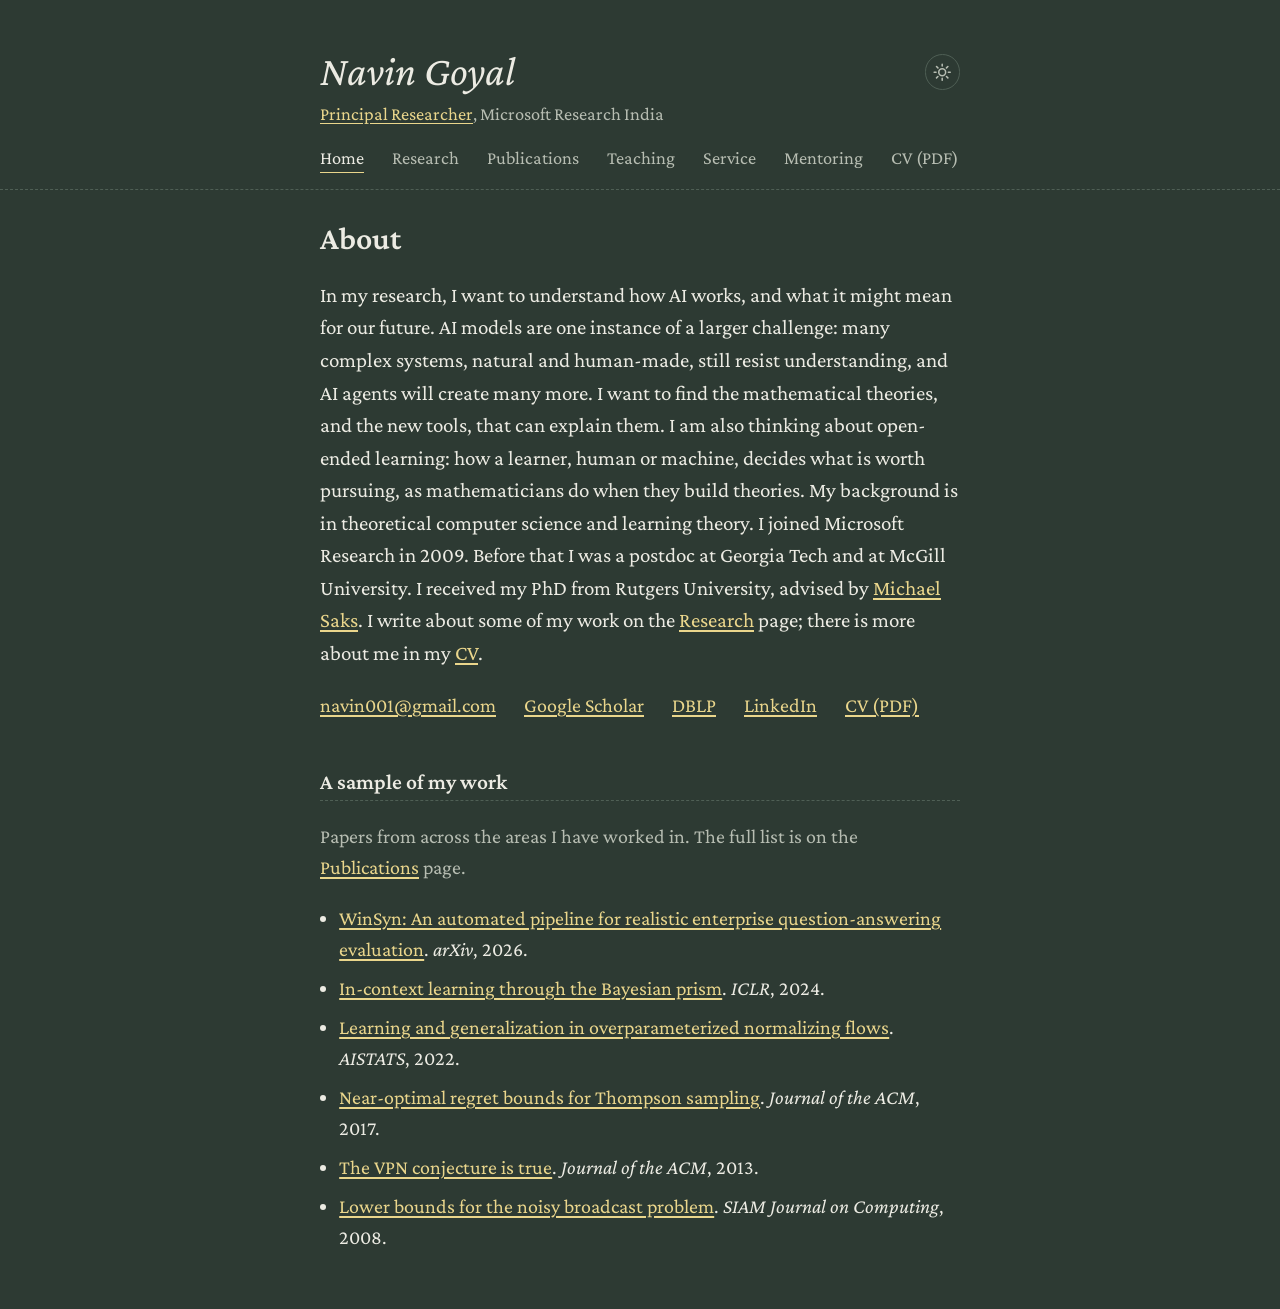
<file: index.html>
<!DOCTYPE html>
<html lang="en">
<head>
  <meta charset="utf-8">
  <meta name="viewport" content="width=device-width, initial-scale=1">
  <title>Navin Goyal</title>
  <meta name="description" content="Navin Goyal, Principal Researcher at Microsoft Research India: the science of AI and theoretical computer science.">
  <script>try{if(localStorage.getItem("theme")==="light")document.documentElement.dataset.theme="light"}catch(e){}</script>
  <link rel="stylesheet" href="assets/style.css">
</head>
<body>
  <a class="skip-link" href="#main">Skip to content</a>
  <header class="site-header">
    <div class="wrap">
      <button class="theme-toggle icon" type="button" aria-label="Switch to light background" title="Switch to light background"><svg class="sun" viewBox="0 0 24 24" aria-hidden="true" fill="none" stroke="currentColor" stroke-width="2" stroke-linecap="round"><circle cx="12" cy="12" r="4.5"/><path d="M12 1.5v2.5M12 20v2.5M1.5 12H4M20 12h2.5M4.6 4.6l1.8 1.8M17.6 17.6l1.8 1.8M4.6 19.4l1.8-1.8M17.6 6.4l1.8-1.8"/></svg><svg class="moon" viewBox="0 0 24 24" aria-hidden="true" fill="currentColor"><path d="M20.5 14.6A8.5 8.5 0 0 1 9.4 3.5a8.5 8.5 0 1 0 11.1 11.1z"/></svg></button>
      <p class="site-name"><a href="index.html">Navin Goyal</a></p>
      <p class="site-tagline"><a href="https://www.microsoft.com/en-us/research/people/navingo/">Principal Researcher</a>, Microsoft Research India</p>
      <nav class="site-nav" aria-label="Main">
        <ul>
        <li><a href="index.html" aria-current="page">Home</a></li>
        <li><a href="research.html">Research</a></li>
        <li><a href="publications.html">Publications</a></li>
        <li><a href="teaching.html">Teaching</a></li>
        <li><a href="service.html">Service</a></li>
        <li><a href="mentoring.html">Mentoring</a></li>
        <li><a href="navin_goyal_cv.pdf">CV (PDF)</a></li>
        </ul>
      </nav>
    </div>
  </header>
  <main id="main" class="wrap">
    <h1>About</h1>
    <p class="lede">In my research, I want to understand how AI works, and what it might mean for our future. AI
      models are one instance of a larger challenge: many complex systems, natural and human-made, still resist
      understanding, and AI agents will create many more. I want to find the mathematical theories, and the new
      tools, that can explain them. I am also thinking about
      open-ended learning: how a learner, human or machine, decides
      what is worth pursuing, as mathematicians do when they build theories. My background is in theoretical computer science and learning theory. I joined Microsoft Research in 2009.
      Before that I was a postdoc at Georgia Tech and at McGill University. I received my PhD from Rutgers
      University, advised by <a href="https://en.wikipedia.org/wiki/Michael_Saks_(mathematician)">Michael
      Saks</a>. I write about some of my work on the
      <a href="research.html">Research</a> page; there is more about me in my <a href="navin_goyal_cv.pdf">CV</a>.</p>
    <ul class="profile-links">
      <li class="email" data-u="navin001" data-d="gmail.com">navin001 [at] gmail [dot] com</li>
      <li><a href="https://scholar.google.com/citations?user=w8WJCnkAAAAJ">Google Scholar</a></li>
      <li><a href="https://dblp.org/pid/20/6275.html">DBLP</a></li>
      <li><a href="https://www.linkedin.com/in/navin-goyal-7350304">LinkedIn</a></li>
      <li><a href="navin_goyal_cv.pdf">CV (PDF)</a></li>
    </ul>

    <section class="few-papers" aria-labelledby="h-papers">
      <h2 id="h-papers">A sample of my work</h2>
      <p class="muted">Papers from across the areas I have worked in. The full list is on the
        <a href="publications.html">Publications</a> page.</p>
      <ul class="paper-list">
        <li><a href="https://arxiv.org/pdf/2609.12171">WinSyn: An automated pipeline for realistic enterprise
          question-answering evaluation</a>. <i>arXiv</i>, 2026.</li>
        <li><a href="https://openreview.net/pdf?id=HX5ujdsSon">In-context learning through the Bayesian prism</a>.
          <i>ICLR</i>, 2024.</li>
        <li><a href="https://proceedings.mlr.press/v151/shah22c/shah22c.pdf">Learning and generalization in overparameterized normalizing
          flows</a>. <i>AISTATS</i>, 2022.</li>
        <li><a href="https://dl.acm.org/doi/epdf/10.1145/3088510">Near-optimal regret bounds for Thompson sampling</a>.
          <i>Journal of the ACM</i>, 2017.</li>
        <li><a href="https://dl.acm.org/doi/epdf/10.1145/2487241.2487243">The VPN conjecture is true</a>. <i>Journal of the ACM</i>,
          2013.</li>
        <li><a href="https://sites.math.rutgers.edu/~saks/PUBS/nb-submitted.pdf">Lower bounds for the noisy broadcast problem</a>. <i>SIAM
          Journal on Computing</i>, 2008.</li>
      </ul>
    </section>
  </main>
  <script src="assets/theme.js" defer></script>
  <script src="assets/email.js" defer></script>
</body>
</html>
</file>
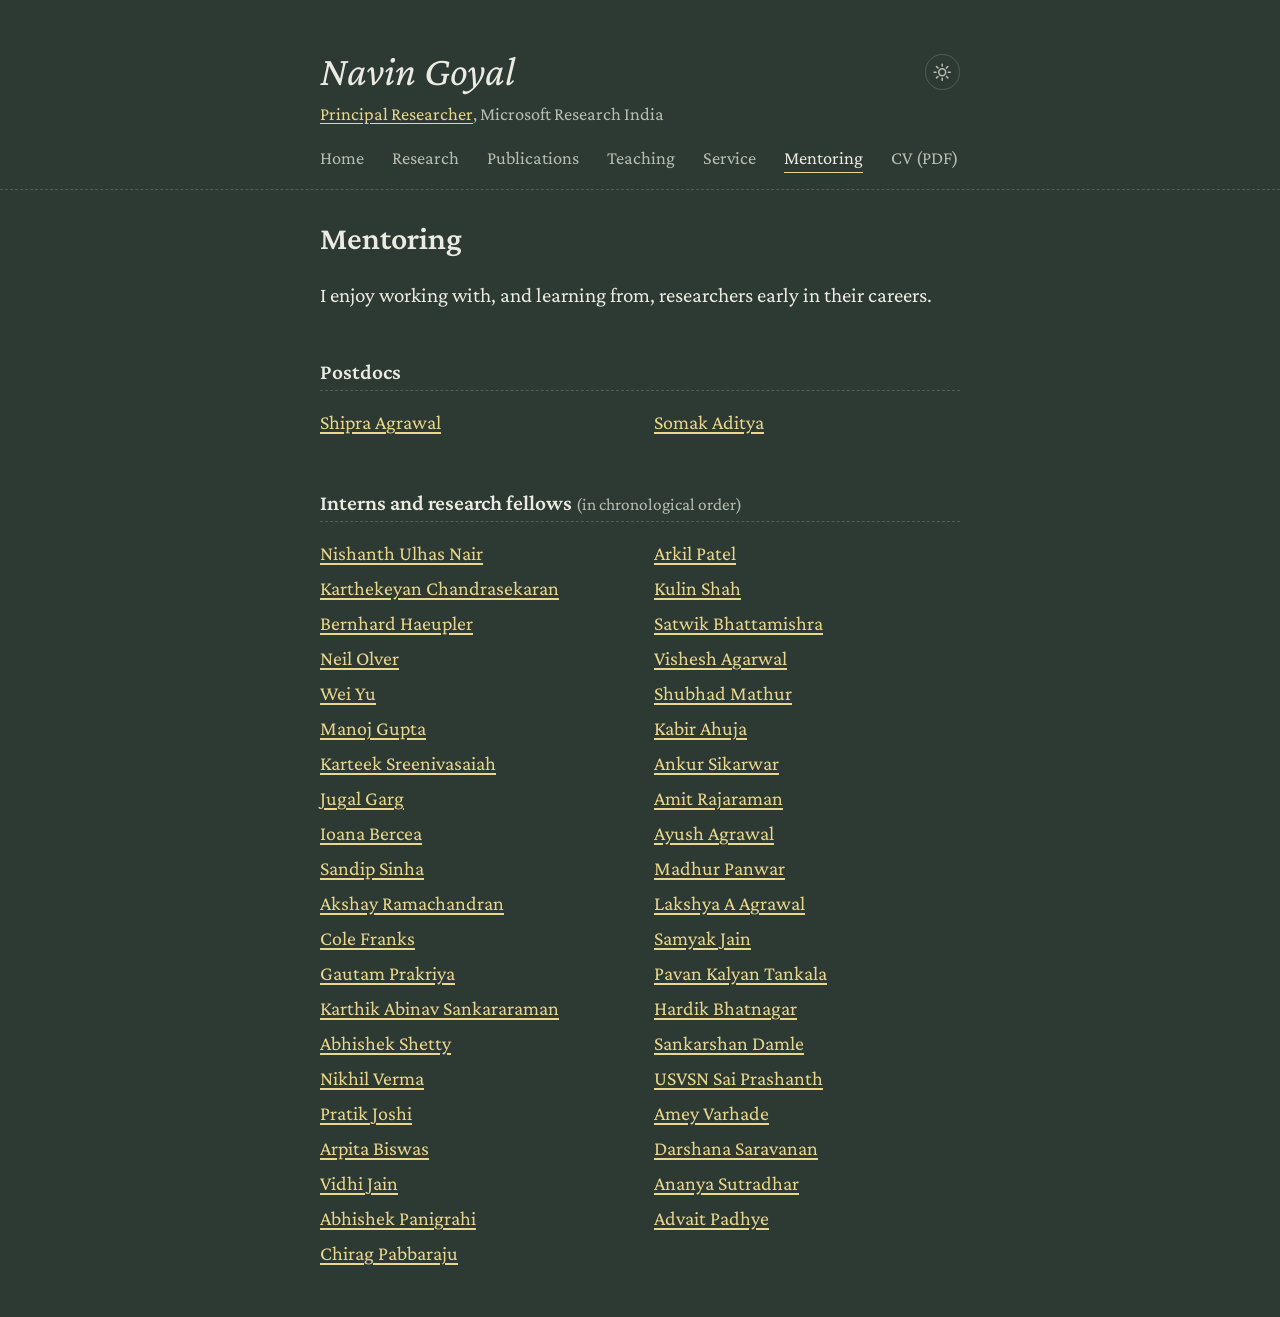
<file: mentoring.html>
<!DOCTYPE html>
<html lang="en">
<head>
  <meta charset="utf-8">
  <meta name="viewport" content="width=device-width, initial-scale=1">
  <title>Mentoring — Navin Goyal</title>
  <meta name="description" content="Postdocs, interns and research fellows mentored by Navin Goyal.">
  <script>try{if(localStorage.getItem("theme")==="light")document.documentElement.dataset.theme="light"}catch(e){}</script>
  <link rel="stylesheet" href="assets/style.css">
</head>
<body>
  <a class="skip-link" href="#main">Skip to content</a>
  <header class="site-header">
    <div class="wrap">
      <button class="theme-toggle icon" type="button" aria-label="Switch to light background" title="Switch to light background"><svg class="sun" viewBox="0 0 24 24" aria-hidden="true" fill="none" stroke="currentColor" stroke-width="2" stroke-linecap="round"><circle cx="12" cy="12" r="4.5"/><path d="M12 1.5v2.5M12 20v2.5M1.5 12H4M20 12h2.5M4.6 4.6l1.8 1.8M17.6 17.6l1.8 1.8M4.6 19.4l1.8-1.8M17.6 6.4l1.8-1.8"/></svg><svg class="moon" viewBox="0 0 24 24" aria-hidden="true" fill="currentColor"><path d="M20.5 14.6A8.5 8.5 0 0 1 9.4 3.5a8.5 8.5 0 1 0 11.1 11.1z"/></svg></button>
      <p class="site-name"><a href="index.html">Navin Goyal</a></p>
      <p class="site-tagline"><a href="https://www.microsoft.com/en-us/research/people/navingo/">Principal Researcher</a>, Microsoft Research India</p>
      <nav class="site-nav" aria-label="Main">
        <ul>
        <li><a href="index.html">Home</a></li>
        <li><a href="research.html">Research</a></li>
        <li><a href="publications.html">Publications</a></li>
        <li><a href="teaching.html">Teaching</a></li>
        <li><a href="service.html">Service</a></li>
        <li><a href="mentoring.html" aria-current="page">Mentoring</a></li>
        <li><a href="navin_goyal_cv.pdf">CV (PDF)</a></li>
        </ul>
      </nav>
    </div>
  </header>
  <main id="main" class="wrap">
    <h1>Mentoring</h1>
    <p class="lede">I enjoy working with, and learning from, researchers early in their careers.</p>
<!-- BEGIN:generated:mentoring -->
<section aria-labelledby="h-postdoc">
<h2 id="h-postdoc">Postdocs</h2>
<ul class="people">
<li><a href="https://www.columbia.edu/~sa3305/">Shipra Agrawal</a></li>
<li><a href="https://adityasomak.github.io/">Somak Aditya</a></li>
</ul>
</section>
<section aria-labelledby="h-intern">
<h2 id="h-intern">Interns and research fellows <span class="heading-note">(in chronological order)</span></h2>
<ul class="people">
<li><a href="https://www.linkedin.com/in/nishanth-ulhas-nair-12349354/">Nishanth Ulhas Nair</a></li>
<li><a href="https://karthik.ise.illinois.edu/">Karthekeyan Chandrasekaran</a></li>
<li><a href="https://people.inf.ethz.ch/haeuplb/">Bernhard Haeupler</a></li>
<li><a href="https://nolver.net/">Neil Olver</a></li>
<li><a href="https://dblp.org/pid/82/2790-7.html">Wei Yu</a></li>
<li><a href="https://gmanoj.people.iitgn.ac.in/">Manoj Gupta</a></li>
<li><a href="https://www.liverpool.ac.uk/people/karteek-sreenivasaiah">Karteek Sreenivasaiah</a></li>
<li><a href="https://jugal.ise.illinois.edu/">Jugal Garg</a></li>
<li><a href="https://ioanabercea.github.io/webpage/">Ioana Bercea</a></li>
<li><a href="https://sites.google.com/view/sandips/home">Sandip Sinha</a></li>
<li><a href="https://a5ramach.github.io/">Akshay Ramachandran</a></li>
<li><a href="https://colefranks.github.io/">Cole Franks</a></li>
<li><a href="https://www.linkedin.com/in/g-p-3aa676227/">Gautam Prakriya</a></li>
<li><a href="https://karthikabinavs.xyz/">Karthik Abinav Sankararaman</a></li>
<li><a href="https://ashettyv.github.io/">Abhishek Shetty</a></li>
<li><a href="https://nikhilweee.me/">Nikhil Verma</a></li>
<li><a href="https://pratikmjoshi.github.io/">Pratik Joshi</a></li>
<li><a href="https://sites.google.com/view/arpitabiswas">Arpita Biswas</a></li>
<li><a href="https://vidhijain.github.io/">Vidhi Jain</a></li>
<li><a href="https://abhishekpanigrahi1996.github.io/">Abhishek Panigrahi</a></li>
<li><a href="https://web.stanford.edu/~cpabbara/">Chirag Pabbaraju</a></li>
<li><a href="https://arkilpatel.github.io/">Arkil Patel</a></li>
<li><a href="https://kulinshah98.github.io/">Kulin Shah</a></li>
<li><a href="https://satwikb.com/">Satwik Bhattamishra</a></li>
<li><a href="https://www.linkedin.com/in/vishesh-a/">Vishesh Agarwal</a></li>
<li><a href="https://www.linkedin.com/in/shubhad-mathur-5918b9187/">Shubhad Mathur</a></li>
<li><a href="https://kabirahuja2431.github.io/">Kabir Ahuja</a></li>
<li><a href="https://www.ankursikarwar.com/">Ankur Sikarwar</a></li>
<li><a href="https://amitrajaraman.github.io/">Amit Rajaraman</a></li>
<li><a href="https://ayush1801.github.io/">Ayush Agrawal</a></li>
<li><a href="https://mdrpanwar.github.io/">Madhur Panwar</a></li>
<li><a href="https://lakshyaaagrawal.com/">Lakshya A Agrawal</a></li>
<li><a href="https://samyakjain0112.github.io/">Samyak Jain</a></li>
<li><a href="https://www.linkedin.com/in/tankalapavankalyan/">Pavan Kalyan Tankala</a></li>
<li><a href="https://hrdkbhatnagar.github.io/">Hardik Bhatnagar</a></li>
<li><a href="https://sankarshandamle.github.io/">Sankarshan Damle</a></li>
<li><a href="https://www.linkedin.com/in/usvsnsp/">USVSN Sai Prashanth</a></li>
<li><a href="https://www.linkedin.com/in/amey-varhade/">Amey Varhade</a></li>
<li><a href="https://darshana1406.github.io/">Darshana Saravanan</a></li>
<li><a href="https://sdananya.github.io/">Ananya Sutradhar</a></li>
<li><a href="https://www.linkedin.com/in/advait-padhye/">Advait Padhye</a></li>
</ul>
</section>
<!-- END:generated:mentoring -->
  </main>
  <script src="assets/theme.js" defer></script>
</body>
</html>
</file>
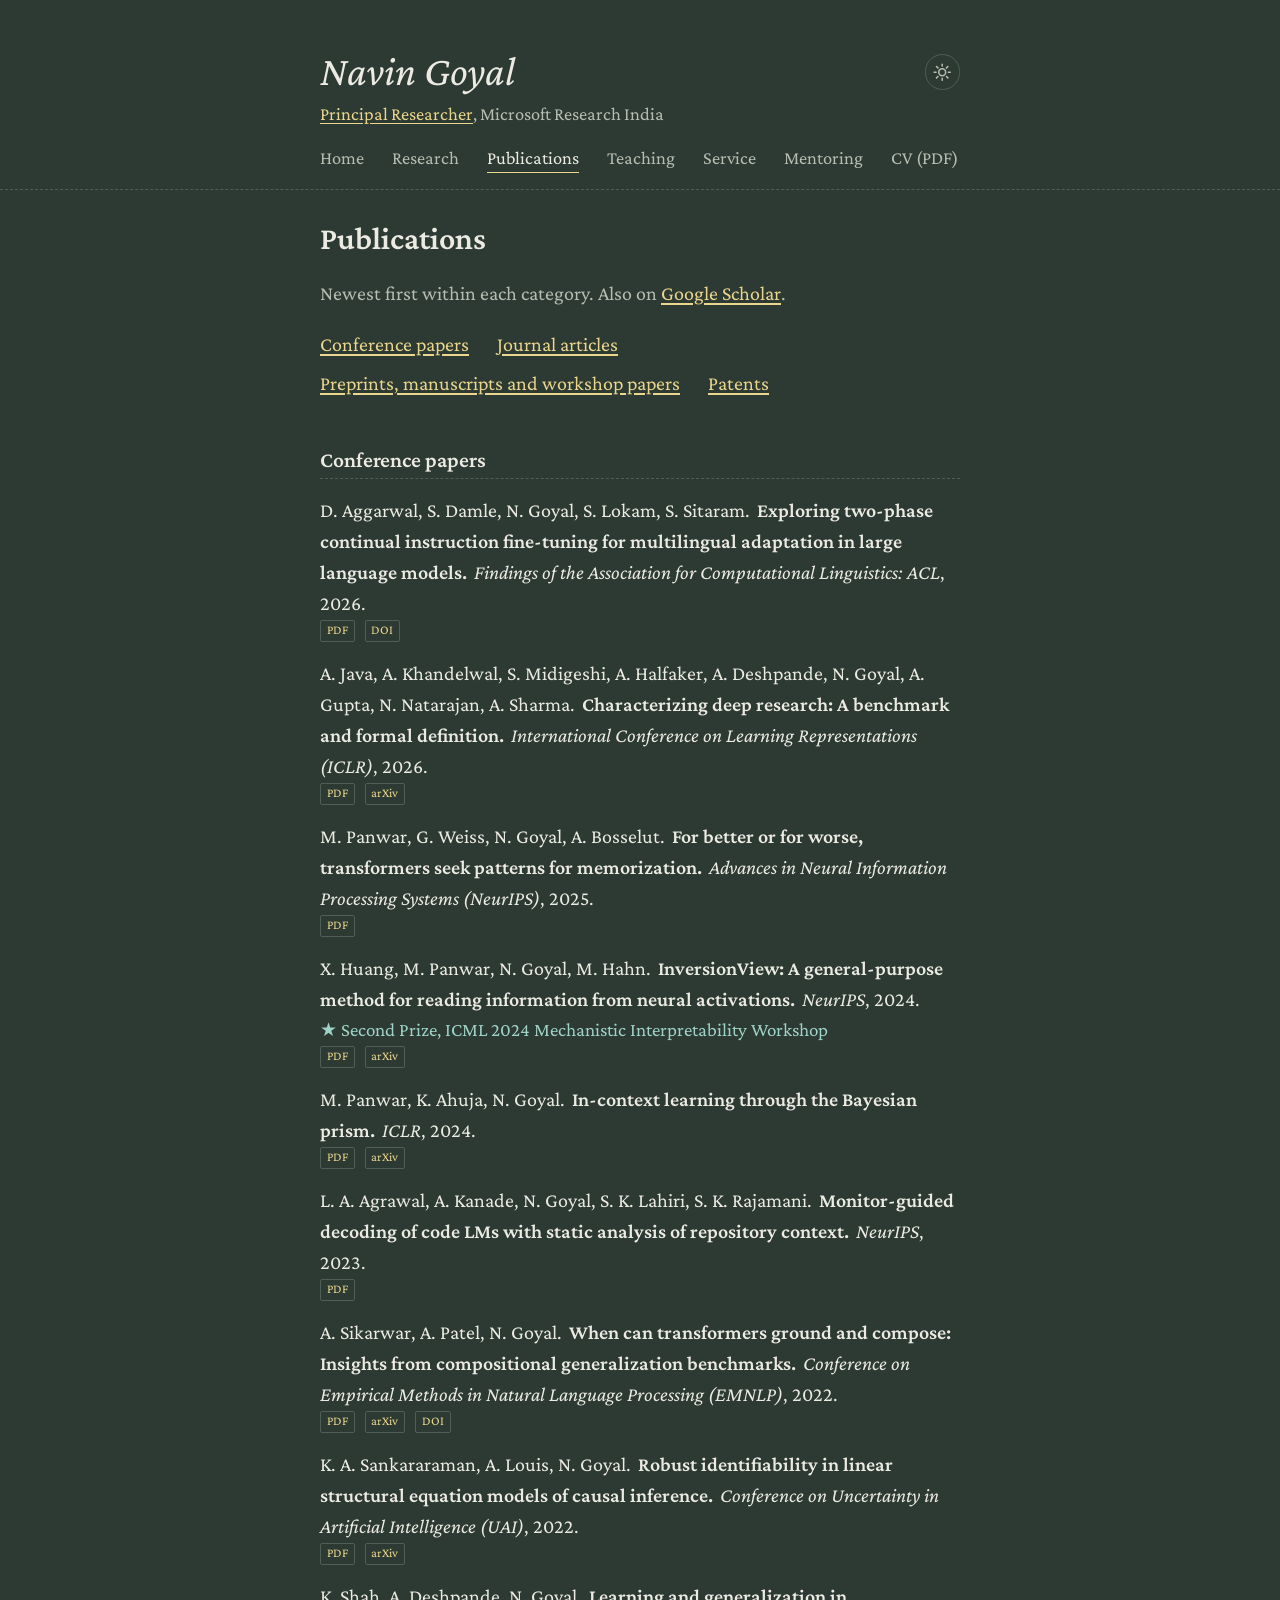
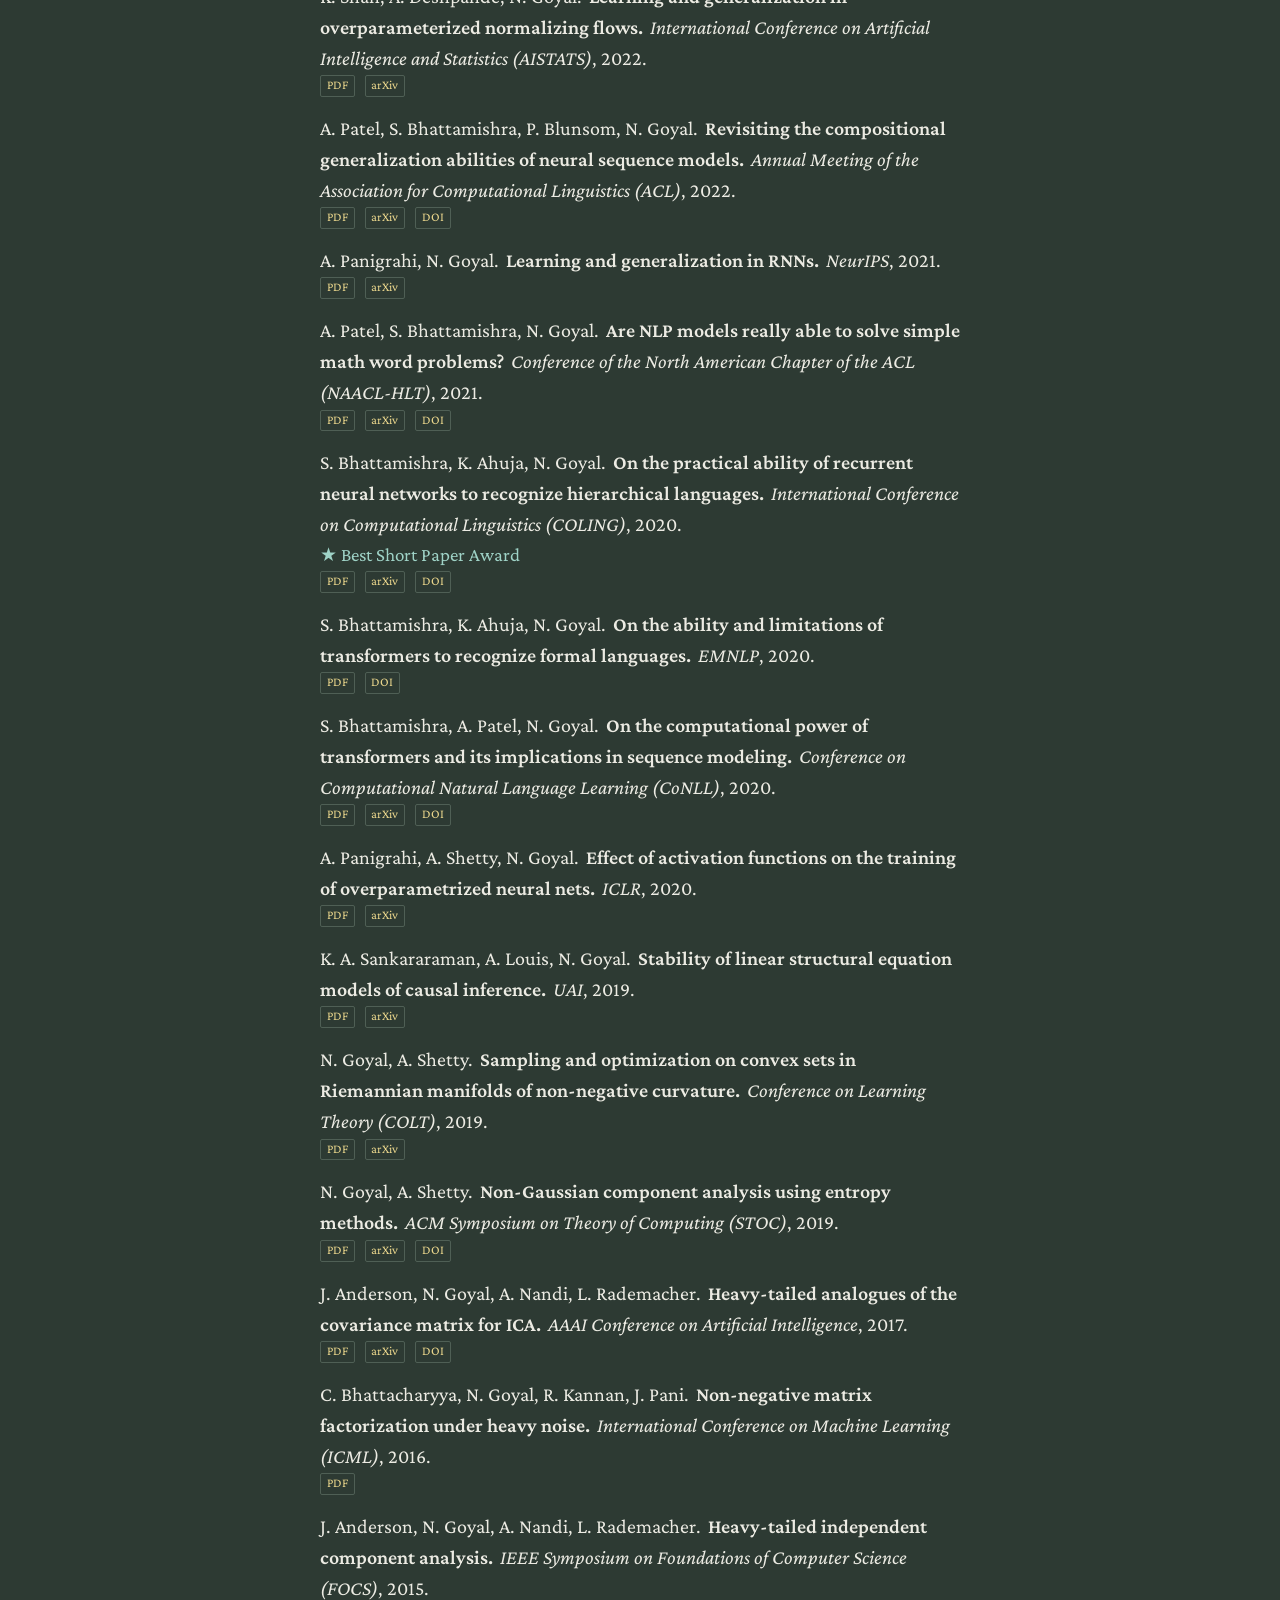
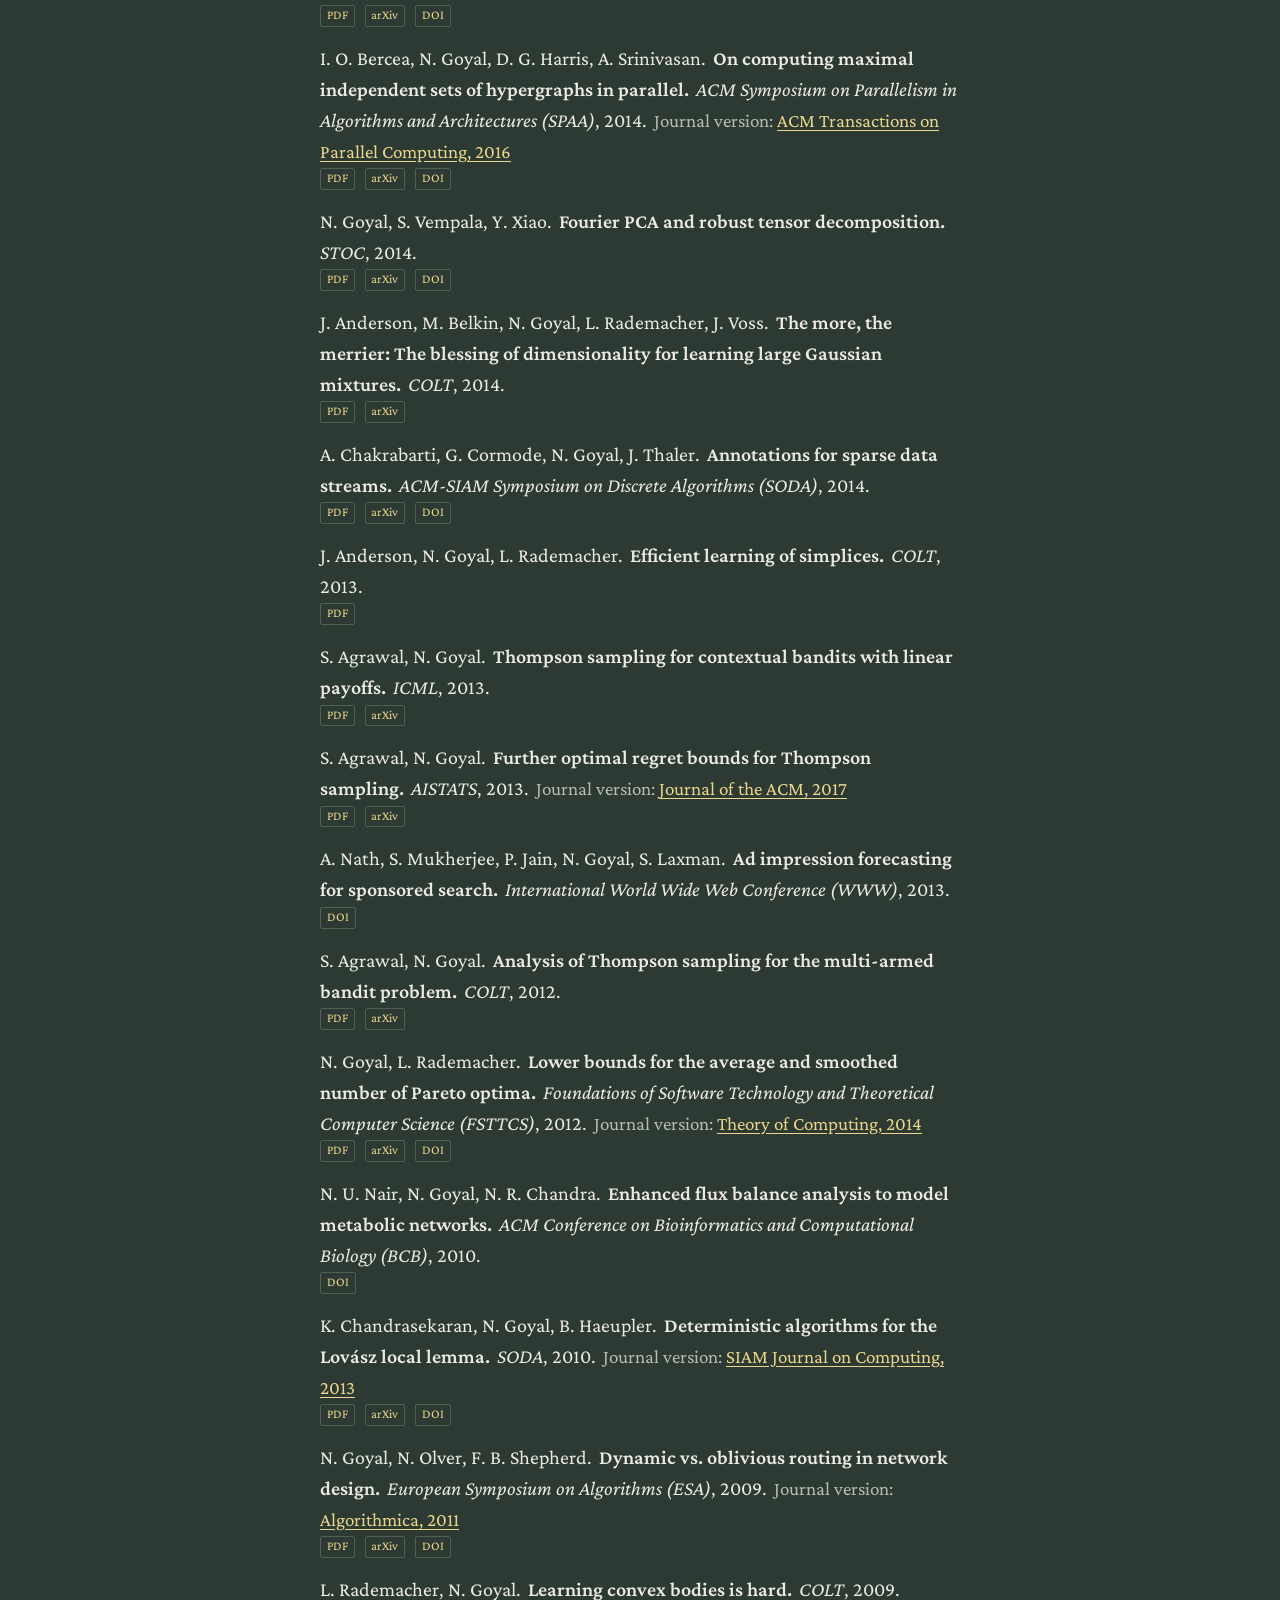
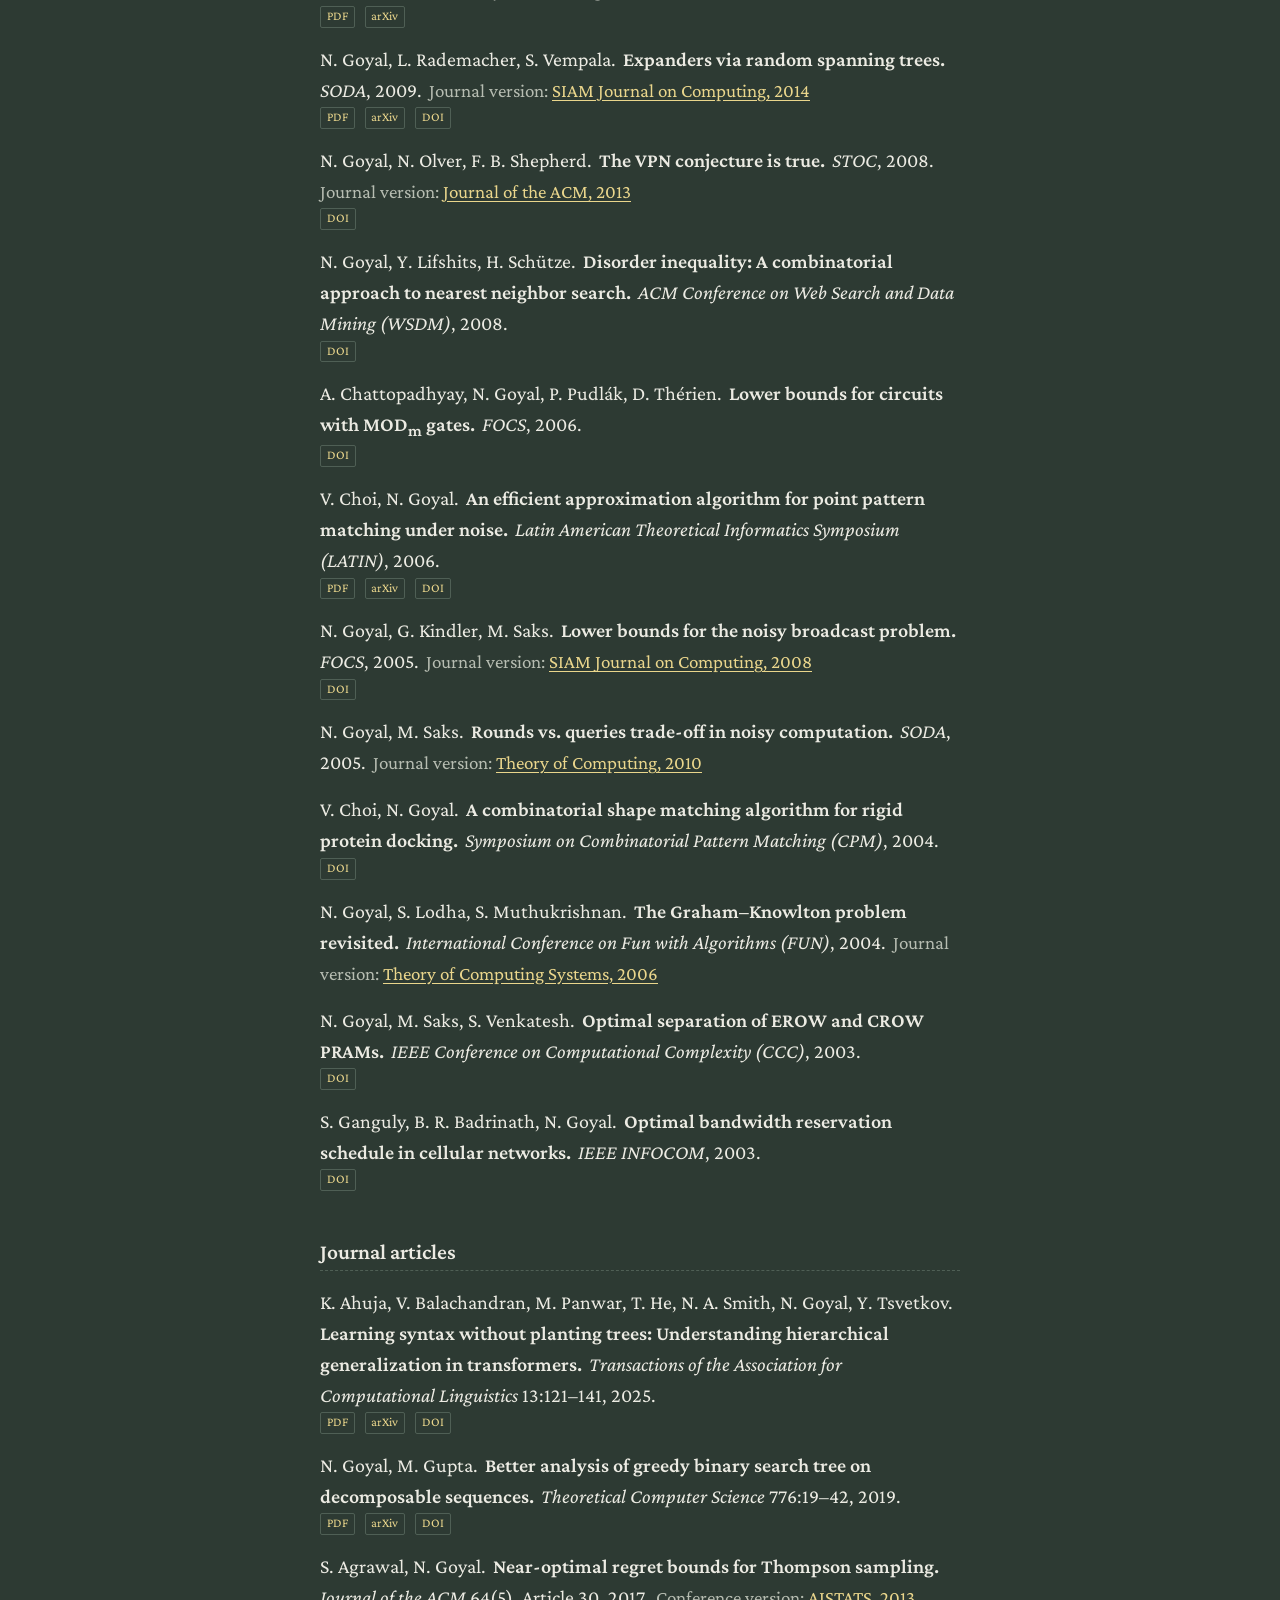
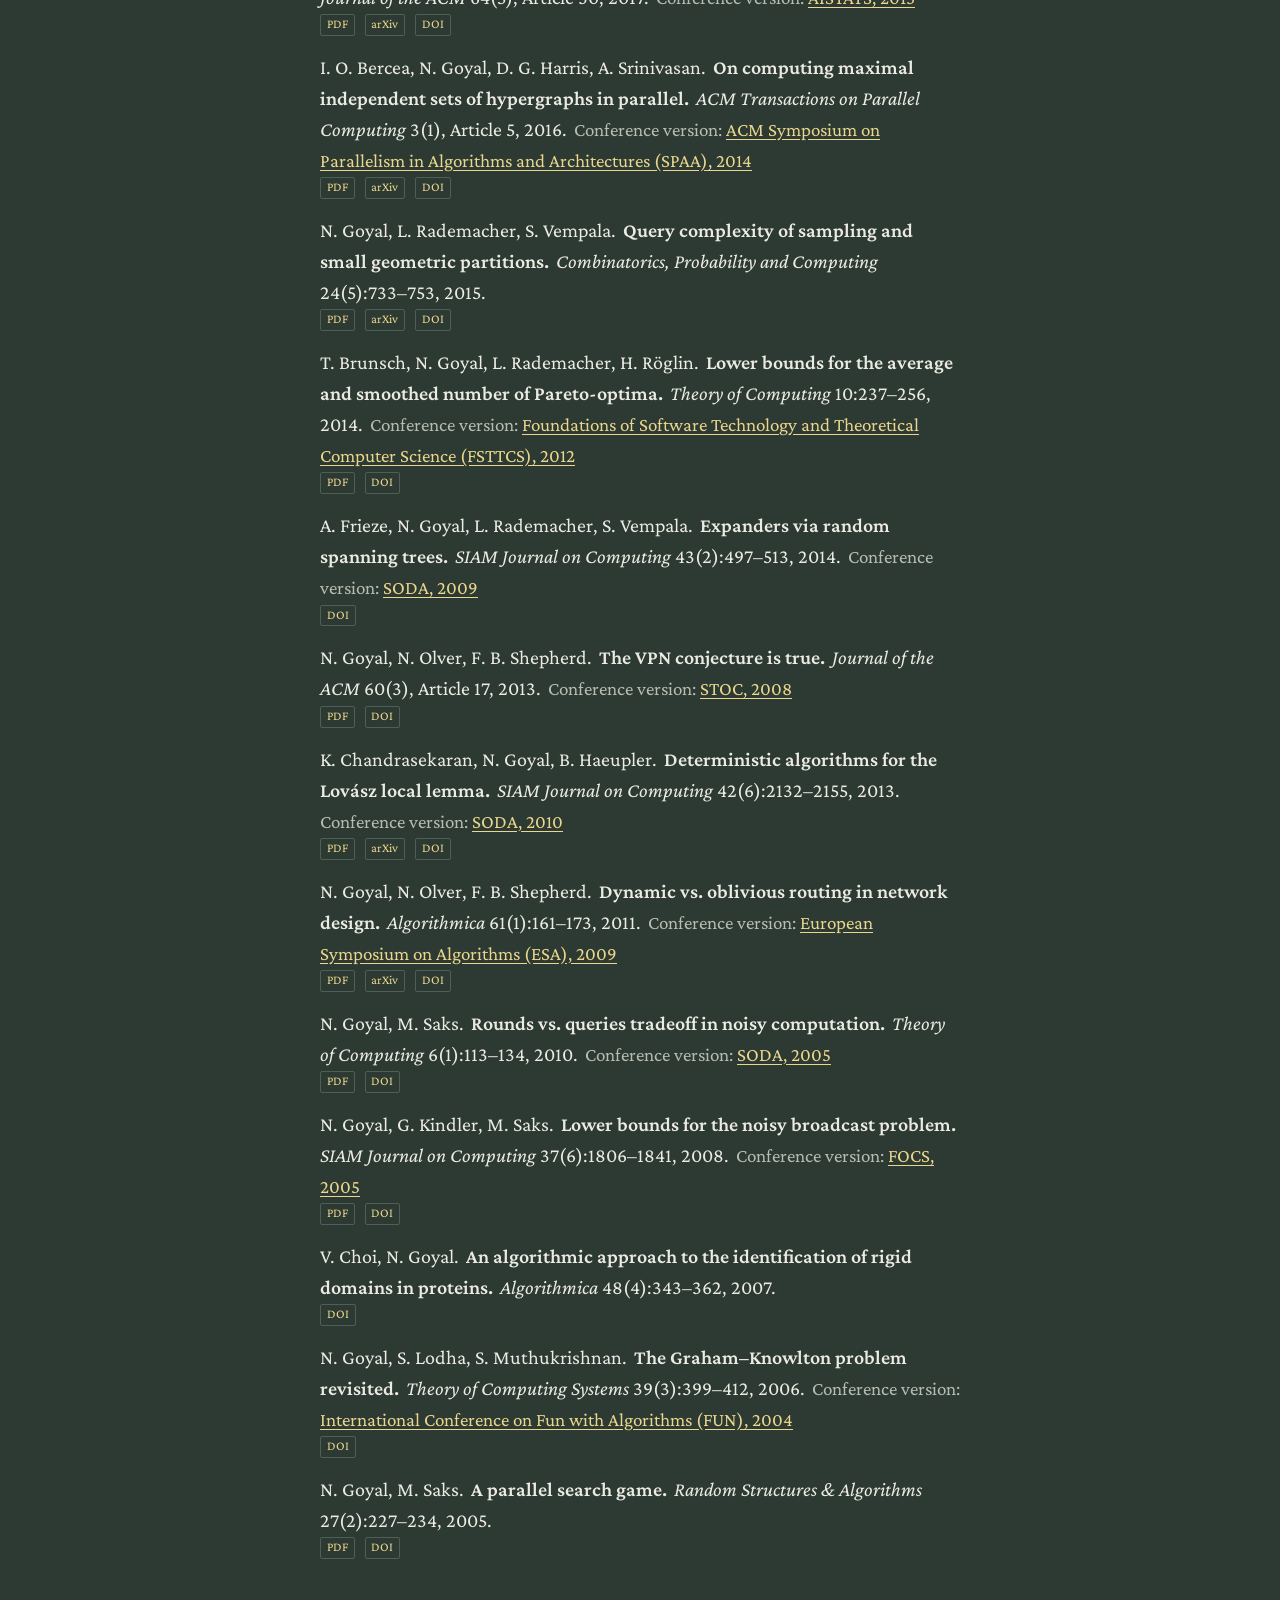
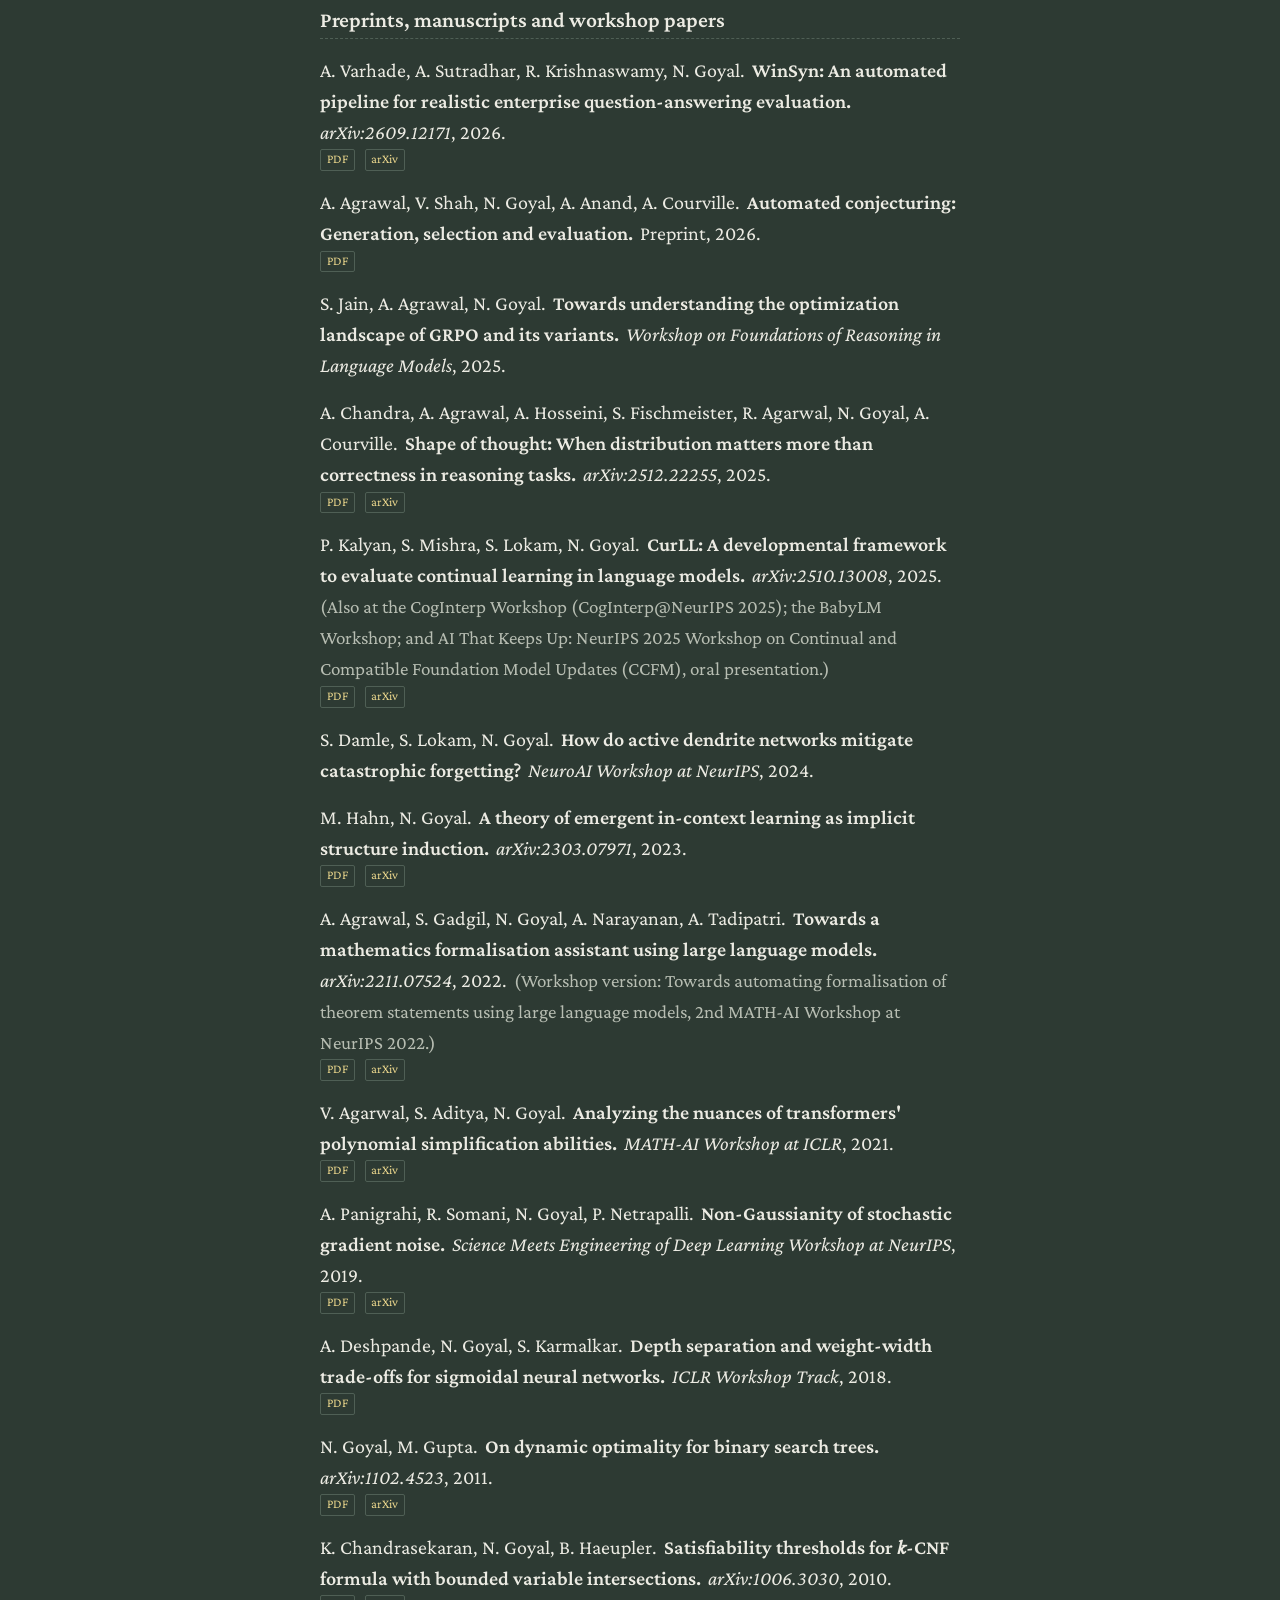
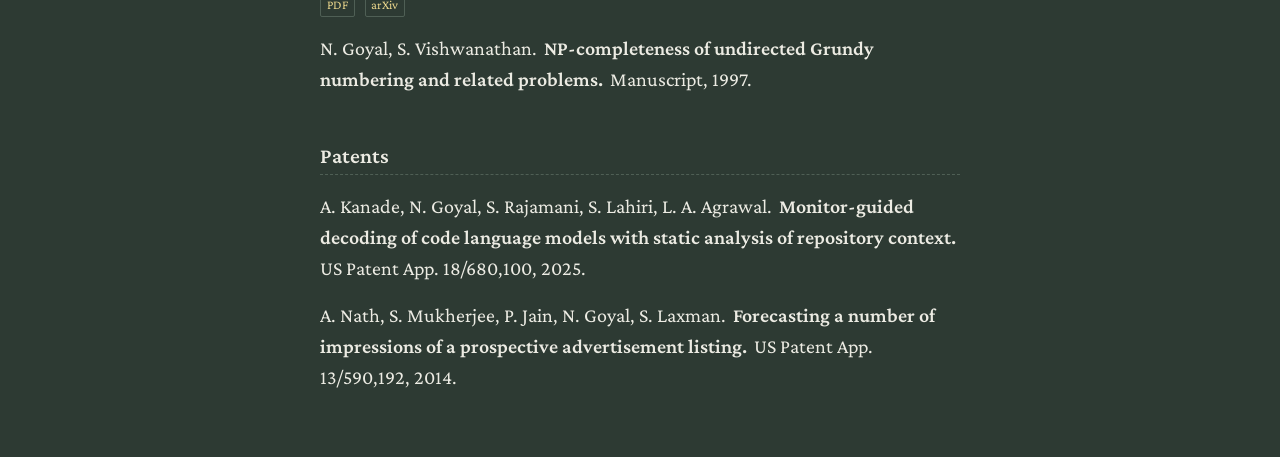
<file: publications.html>
<!DOCTYPE html>
<html lang="en">
<head>
  <meta charset="utf-8">
  <meta name="viewport" content="width=device-width, initial-scale=1">
  <title>Publications — Navin Goyal</title>
  <meta name="description" content="Publications of Navin Goyal: journal articles, conference papers, workshop papers, preprints and patents.">
  <script>try{if(localStorage.getItem("theme")==="light")document.documentElement.dataset.theme="light"}catch(e){}</script>
  <link rel="stylesheet" href="assets/style.css">
</head>
<body>
  <a class="skip-link" href="#main">Skip to content</a>
  <header class="site-header">
    <div class="wrap">
      <button class="theme-toggle icon" type="button" aria-label="Switch to light background" title="Switch to light background"><svg class="sun" viewBox="0 0 24 24" aria-hidden="true" fill="none" stroke="currentColor" stroke-width="2" stroke-linecap="round"><circle cx="12" cy="12" r="4.5"/><path d="M12 1.5v2.5M12 20v2.5M1.5 12H4M20 12h2.5M4.6 4.6l1.8 1.8M17.6 17.6l1.8 1.8M4.6 19.4l1.8-1.8M17.6 6.4l1.8-1.8"/></svg><svg class="moon" viewBox="0 0 24 24" aria-hidden="true" fill="currentColor"><path d="M20.5 14.6A8.5 8.5 0 0 1 9.4 3.5a8.5 8.5 0 1 0 11.1 11.1z"/></svg></button>
      <p class="site-name"><a href="index.html">Navin Goyal</a></p>
      <p class="site-tagline"><a href="https://www.microsoft.com/en-us/research/people/navingo/">Principal Researcher</a>, Microsoft Research India</p>
      <nav class="site-nav" aria-label="Main">
        <ul>
        <li><a href="index.html">Home</a></li>
        <li><a href="research.html">Research</a></li>
        <li><a href="publications.html" aria-current="page">Publications</a></li>
        <li><a href="teaching.html">Teaching</a></li>
        <li><a href="service.html">Service</a></li>
        <li><a href="mentoring.html">Mentoring</a></li>
        <li><a href="navin_goyal_cv.pdf">CV (PDF)</a></li>
        </ul>
      </nav>
    </div>
  </header>
  <main id="main" class="wrap">
    <h1>Publications</h1>
    <p class="muted">Newest first within each category. Also on
      <a href="https://scholar.google.com/citations?user=w8WJCnkAAAAJ">Google Scholar</a>.</p>
<!-- BEGIN:generated:publications -->
<nav class="pub-toc" aria-label="Publication categories"><ul><li><a href="#h-conference">Conference papers</a></li><li><a href="#h-journal">Journal articles</a></li><li><a href="#h-preprint">Preprints, manuscripts and workshop papers</a></li><li><a href="#h-patent">Patents</a></li></ul></nav>
<section class="pub-group" aria-labelledby="h-conference">
<h2 id="h-conference">Conference papers</h2>
<ol class="pubs">
<li class="pub" id="aggarwal26-exploring">
  <span class="pub-authors">D. Aggarwal, S. Damle, N. Goyal, S. Lokam, S. Sitaram.</span>
  <span class="pub-title">Exploring two-phase continual instruction fine-tuning for multilingual adaptation in large language models.</span>
  <span class="pub-venue"><em>Findings of the Association for Computational Linguistics: ACL</em>, 2026.</span>
  <span class="pub-links"><a href="https://aclanthology.org/2026.findings-acl.1595.pdf" aria-label="PDF: Exploring two-phase continual instruction fine-tuning for multilingual adaptation in large language models">PDF</a> <a href="https://doi.org/10.18653/v1/2026.findings-acl.1595" aria-label="DOI: Exploring two-phase continual instruction fine-tuning for multilingual adaptation in large language models">DOI</a></span>
</li>
<li class="pub" id="java26-characterizing">
  <span class="pub-authors">A. Java, A. Khandelwal, S. Midigeshi, A. Halfaker, A. Deshpande, N. Goyal, A. Gupta, N. Natarajan, A. Sharma.</span>
  <span class="pub-title">Characterizing deep research: A benchmark and formal definition.</span>
  <span class="pub-venue"><em>International Conference on Learning Representations (ICLR)</em>, 2026.</span>
  <span class="pub-links"><a href="https://arxiv.org/pdf/2508.04183" aria-label="PDF: Characterizing deep research: A benchmark and formal definition">PDF</a> <a href="https://arxiv.org/abs/2508.04183" aria-label="arXiv: Characterizing deep research: A benchmark and formal definition">arXiv</a></span>
</li>
<li class="pub" id="panwar25-better">
  <span class="pub-authors">M. Panwar, G. Weiss, N. Goyal, A. Bosselut.</span>
  <span class="pub-title">For better or for worse, transformers seek patterns for memorization.</span>
  <span class="pub-venue"><em>Advances in Neural Information Processing Systems (NeurIPS)</em>, 2025.</span>
  <span class="pub-links"><a href="https://proceedings.neurips.cc/paper_files/paper/2025/file/96470fdfb3d938805b0b4f183ee3cee2-Paper-Conference.pdf" aria-label="PDF: For better or for worse, transformers seek patterns for memorization">PDF</a></span>
</li>
<li class="pub" id="huang24-inversionview">
  <span class="pub-authors">X. Huang, M. Panwar, N. Goyal, M. Hahn.</span>
  <span class="pub-title">InversionView: A general-purpose method for reading information from neural activations.</span>
  <span class="pub-venue"><em>NeurIPS</em>, 2024.</span>
  <span class="pub-award">Second Prize, ICML 2024 Mechanistic Interpretability Workshop</span>
  <span class="pub-links"><a href="https://proceedings.neurips.cc/paper_files/paper/2024/file/f94cfd15db3f16ee7789b6b7e91ec476-Paper-Conference.pdf" aria-label="PDF: InversionView: A general-purpose method for reading information from neural activations">PDF</a> <a href="https://arxiv.org/abs/2405.17653" aria-label="arXiv: InversionView: A general-purpose method for reading information from neural activations">arXiv</a></span>
</li>
<li class="pub" id="panwar24-context">
  <span class="pub-authors">M. Panwar, K. Ahuja, N. Goyal.</span>
  <span class="pub-title">In-context learning through the Bayesian prism.</span>
  <span class="pub-venue"><em>ICLR</em>, 2024.</span>
  <span class="pub-links"><a href="https://openreview.net/pdf?id=HX5ujdsSon" aria-label="PDF: In-context learning through the Bayesian prism">PDF</a> <a href="https://arxiv.org/abs/2306.04891" aria-label="arXiv: In-context learning through the Bayesian prism">arXiv</a></span>
</li>
<li class="pub" id="agrawal23-monitor">
  <span class="pub-authors">L. A. Agrawal, A. Kanade, N. Goyal, S. K. Lahiri, S. K. Rajamani.</span>
  <span class="pub-title">Monitor-guided decoding of code LMs with static analysis of repository context.</span>
  <span class="pub-venue"><em>NeurIPS</em>, 2023.</span>
  <span class="pub-links"><a href="https://proceedings.neurips.cc/paper_files/paper/2023/file/662b1774ba8845fc1fa3d1fc0177ceeb-Paper-Conference.pdf" aria-label="PDF: Monitor-guided decoding of code LMs with static analysis of repository context">PDF</a></span>
</li>
<li class="pub" id="sikarwar22-can">
  <span class="pub-authors">A. Sikarwar, A. Patel, N. Goyal.</span>
  <span class="pub-title">When can transformers ground and compose: Insights from compositional generalization benchmarks.</span>
  <span class="pub-venue"><em>Conference on Empirical Methods in Natural Language Processing (EMNLP)</em>, 2022.</span>
  <span class="pub-links"><a href="https://aclanthology.org/2022.emnlp-main.41.pdf" aria-label="PDF: When can transformers ground and compose: Insights from compositional generalization benchmarks">PDF</a> <a href="https://arxiv.org/abs/2210.12786" aria-label="arXiv: When can transformers ground and compose: Insights from compositional generalization benchmarks">arXiv</a> <a href="https://doi.org/10.18653/v1/2022.emnlp-main.41" aria-label="DOI: When can transformers ground and compose: Insights from compositional generalization benchmarks">DOI</a></span>
</li>
<li class="pub" id="sankararaman22-robust">
  <span class="pub-authors">K. A. Sankararaman, A. Louis, N. Goyal.</span>
  <span class="pub-title">Robust identifiability in linear structural equation models of causal inference.</span>
  <span class="pub-venue"><em>Conference on Uncertainty in Artificial Intelligence (UAI)</em>, 2022.</span>
  <span class="pub-links"><a href="https://proceedings.mlr.press/v180/sankararaman22a/sankararaman22a.pdf" aria-label="PDF: Robust identifiability in linear structural equation models of causal inference">PDF</a> <a href="https://arxiv.org/abs/2007.06869" aria-label="arXiv: Robust identifiability in linear structural equation models of causal inference">arXiv</a></span>
</li>
<li class="pub" id="shah22-learning">
  <span class="pub-authors">K. Shah, A. Deshpande, N. Goyal.</span>
  <span class="pub-title">Learning and generalization in overparameterized normalizing flows.</span>
  <span class="pub-venue"><em>International Conference on Artificial Intelligence and Statistics (AISTATS)</em>, 2022.</span>
  <span class="pub-links"><a href="https://proceedings.mlr.press/v151/shah22c/shah22c.pdf" aria-label="PDF: Learning and generalization in overparameterized normalizing flows">PDF</a> <a href="https://arxiv.org/abs/2106.10535" aria-label="arXiv: Learning and generalization in overparameterized normalizing flows">arXiv</a></span>
</li>
<li class="pub" id="patel22-revisiting">
  <span class="pub-authors">A. Patel, S. Bhattamishra, P. Blunsom, N. Goyal.</span>
  <span class="pub-title">Revisiting the compositional generalization abilities of neural sequence models.</span>
  <span class="pub-venue"><em>Annual Meeting of the Association for Computational Linguistics (ACL)</em>, 2022.</span>
  <span class="pub-links"><a href="https://aclanthology.org/2022.acl-short.46.pdf" aria-label="PDF: Revisiting the compositional generalization abilities of neural sequence models">PDF</a> <a href="https://arxiv.org/abs/2203.07402" aria-label="arXiv: Revisiting the compositional generalization abilities of neural sequence models">arXiv</a> <a href="https://doi.org/10.18653/v1/2022.acl-short.46" aria-label="DOI: Revisiting the compositional generalization abilities of neural sequence models">DOI</a></span>
</li>
<li class="pub" id="panigrahi21-learning">
  <span class="pub-authors">A. Panigrahi, N. Goyal.</span>
  <span class="pub-title">Learning and generalization in RNNs.</span>
  <span class="pub-venue"><em>NeurIPS</em>, 2021.</span>
  <span class="pub-links"><a href="https://proceedings.neurips.cc/paper_files/paper/2021/file/b04c387c8384ca083a71b8da516f65f6-Paper.pdf" aria-label="PDF: Learning and generalization in RNNs">PDF</a> <a href="https://arxiv.org/abs/2106.00047" aria-label="arXiv: Learning and generalization in RNNs">arXiv</a></span>
</li>
<li class="pub" id="patel21-nlp">
  <span class="pub-authors">A. Patel, S. Bhattamishra, N. Goyal.</span>
  <span class="pub-title">Are NLP models really able to solve simple math word problems?</span>
  <span class="pub-venue"><em>Conference of the North American Chapter of the ACL (NAACL-HLT)</em>, 2021.</span>
  <span class="pub-links"><a href="https://aclanthology.org/2021.naacl-main.168.pdf" aria-label="PDF: Are NLP models really able to solve simple math word problems?">PDF</a> <a href="https://arxiv.org/abs/2103.07191" aria-label="arXiv: Are NLP models really able to solve simple math word problems?">arXiv</a> <a href="https://doi.org/10.18653/v1/2021.naacl-main.168" aria-label="DOI: Are NLP models really able to solve simple math word problems?">DOI</a></span>
</li>
<li class="pub" id="bhattamishra20-practical">
  <span class="pub-authors">S. Bhattamishra, K. Ahuja, N. Goyal.</span>
  <span class="pub-title">On the practical ability of recurrent neural networks to recognize hierarchical languages.</span>
  <span class="pub-venue"><em>International Conference on Computational Linguistics (COLING)</em>, 2020.</span>
  <span class="pub-award">Best Short Paper Award</span>
  <span class="pub-links"><a href="https://aclanthology.org/2020.coling-main.129.pdf" aria-label="PDF: On the practical ability of recurrent neural networks to recognize hierarchical languages">PDF</a> <a href="https://arxiv.org/abs/2011.03965" aria-label="arXiv: On the practical ability of recurrent neural networks to recognize hierarchical languages">arXiv</a> <a href="https://doi.org/10.18653/v1/2020.coling-main.129" aria-label="DOI: On the practical ability of recurrent neural networks to recognize hierarchical languages">DOI</a></span>
</li>
<li class="pub" id="bhattamishra20-ability">
  <span class="pub-authors">S. Bhattamishra, K. Ahuja, N. Goyal.</span>
  <span class="pub-title">On the ability and limitations of transformers to recognize formal languages.</span>
  <span class="pub-venue"><em>EMNLP</em>, 2020.</span>
  <span class="pub-links"><a href="https://aclanthology.org/2020.emnlp-main.576.pdf" aria-label="PDF: On the ability and limitations of transformers to recognize formal languages">PDF</a> <a href="https://doi.org/10.18653/v1/2020.emnlp-main.576" aria-label="DOI: On the ability and limitations of transformers to recognize formal languages">DOI</a></span>
</li>
<li class="pub" id="bhattamishra20-computational">
  <span class="pub-authors">S. Bhattamishra, A. Patel, N. Goyal.</span>
  <span class="pub-title">On the computational power of transformers and its implications in sequence modeling.</span>
  <span class="pub-venue"><em>Conference on Computational Natural Language Learning (CoNLL)</em>, 2020.</span>
  <span class="pub-links"><a href="https://aclanthology.org/2020.conll-1.37.pdf" aria-label="PDF: On the computational power of transformers and its implications in sequence modeling">PDF</a> <a href="https://arxiv.org/abs/2006.09286" aria-label="arXiv: On the computational power of transformers and its implications in sequence modeling">arXiv</a> <a href="https://doi.org/10.18653/v1/2020.conll-1.37" aria-label="DOI: On the computational power of transformers and its implications in sequence modeling">DOI</a></span>
</li>
<li class="pub" id="panigrahi20-effect">
  <span class="pub-authors">A. Panigrahi, A. Shetty, N. Goyal.</span>
  <span class="pub-title">Effect of activation functions on the training of overparametrized neural nets.</span>
  <span class="pub-venue"><em>ICLR</em>, 2020.</span>
  <span class="pub-links"><a href="https://openreview.net/pdf?id=rkgfdeBYvH" aria-label="PDF: Effect of activation functions on the training of overparametrized neural nets">PDF</a> <a href="https://arxiv.org/abs/1908.05660" aria-label="arXiv: Effect of activation functions on the training of overparametrized neural nets">arXiv</a></span>
</li>
<li class="pub" id="sankararaman19-stability">
  <span class="pub-authors">K. A. Sankararaman, A. Louis, N. Goyal.</span>
  <span class="pub-title">Stability of linear structural equation models of causal inference.</span>
  <span class="pub-venue"><em>UAI</em>, 2019.</span>
  <span class="pub-links"><a href="https://proceedings.mlr.press/v115/sankararaman20a/sankararaman20a.pdf" aria-label="PDF: Stability of linear structural equation models of causal inference">PDF</a> <a href="https://arxiv.org/abs/1905.06836" aria-label="arXiv: Stability of linear structural equation models of causal inference">arXiv</a></span>
</li>
<li class="pub" id="goyal19-sampling">
  <span class="pub-authors">N. Goyal, A. Shetty.</span>
  <span class="pub-title">Sampling and optimization on convex sets in Riemannian manifolds of non-negative curvature.</span>
  <span class="pub-venue"><em>Conference on Learning Theory (COLT)</em>, 2019.</span>
  <span class="pub-links"><a href="https://proceedings.mlr.press/v99/goyal19a/goyal19a.pdf" aria-label="PDF: Sampling and optimization on convex sets in Riemannian manifolds of non-negative curvature">PDF</a> <a href="https://arxiv.org/abs/1907.10531" aria-label="arXiv: Sampling and optimization on convex sets in Riemannian manifolds of non-negative curvature">arXiv</a></span>
</li>
<li class="pub" id="goyal19-non">
  <span class="pub-authors">N. Goyal, A. Shetty.</span>
  <span class="pub-title">Non-Gaussian component analysis using entropy methods.</span>
  <span class="pub-venue"><em>ACM Symposium on Theory of Computing (STOC)</em>, 2019.</span>
  <span class="pub-links"><a href="https://arxiv.org/pdf/1807.04936" aria-label="PDF: Non-Gaussian component analysis using entropy methods">PDF</a> <a href="https://arxiv.org/abs/1807.04936" aria-label="arXiv: Non-Gaussian component analysis using entropy methods">arXiv</a> <a href="https://doi.org/10.1145/3313276.3316309" aria-label="DOI: Non-Gaussian component analysis using entropy methods">DOI</a></span>
</li>
<li class="pub" id="anderson17-heavy">
  <span class="pub-authors">J. Anderson, N. Goyal, A. Nandi, L. Rademacher.</span>
  <span class="pub-title">Heavy-tailed analogues of the covariance matrix for ICA.</span>
  <span class="pub-venue"><em>AAAI Conference on Artificial Intelligence</em>, 2017.</span>
  <span class="pub-links"><a href="https://arxiv.org/pdf/1702.06976" aria-label="PDF: Heavy-tailed analogues of the covariance matrix for ICA">PDF</a> <a href="https://arxiv.org/abs/1702.06976" aria-label="arXiv: Heavy-tailed analogues of the covariance matrix for ICA">arXiv</a> <a href="https://doi.org/10.1609/aaai.v31i1.10892" aria-label="DOI: Heavy-tailed analogues of the covariance matrix for ICA">DOI</a></span>
</li>
<li class="pub" id="bhattacharyya16-non">
  <span class="pub-authors">C. Bhattacharyya, N. Goyal, R. Kannan, J. Pani.</span>
  <span class="pub-title">Non-negative matrix factorization under heavy noise.</span>
  <span class="pub-venue"><em>International Conference on Machine Learning (ICML)</em>, 2016.</span>
  <span class="pub-links"><a href="https://proceedings.mlr.press/v48/bhattacharya16.pdf" aria-label="PDF: Non-negative matrix factorization under heavy noise">PDF</a></span>
</li>
<li class="pub" id="anderson15-heavy">
  <span class="pub-authors">J. Anderson, N. Goyal, A. Nandi, L. Rademacher.</span>
  <span class="pub-title">Heavy-tailed independent component analysis.</span>
  <span class="pub-venue"><em>IEEE Symposium on Foundations of Computer Science (FOCS)</em>, 2015.</span>
  <span class="pub-links"><a href="https://arxiv.org/pdf/1509.00727" aria-label="PDF: Heavy-tailed independent component analysis">PDF</a> <a href="https://arxiv.org/abs/1509.00727" aria-label="arXiv: Heavy-tailed independent component analysis">arXiv</a> <a href="https://doi.org/10.1109/focs.2015.26" aria-label="DOI: Heavy-tailed independent component analysis">DOI</a></span>
</li>
<li class="pub" id="bercea14-computing">
  <span class="pub-authors">I. O. Bercea, N. Goyal, D. G. Harris, A. Srinivasan.</span>
  <span class="pub-title">On computing maximal independent sets of hypergraphs in parallel.</span>
  <span class="pub-venue"><em>ACM Symposium on Parallelism in Algorithms and Architectures (SPAA)</em>, 2014.</span>
  <span class="pub-xref">Journal version: <a href="#bercea16-computing">ACM Transactions on Parallel Computing, 2016</a></span>
  <span class="pub-links"><a href="https://arxiv.org/pdf/1405.1133" aria-label="PDF: On computing maximal independent sets of hypergraphs in parallel">PDF</a> <a href="https://arxiv.org/abs/1405.1133" aria-label="arXiv: On computing maximal independent sets of hypergraphs in parallel">arXiv</a> <a href="https://doi.org/10.1145/2612669.2612670" aria-label="DOI: On computing maximal independent sets of hypergraphs in parallel">DOI</a></span>
</li>
<li class="pub" id="goyal14-fourier">
  <span class="pub-authors">N. Goyal, S. Vempala, Y. Xiao.</span>
  <span class="pub-title">Fourier PCA and robust tensor decomposition.</span>
  <span class="pub-venue"><em>STOC</em>, 2014.</span>
  <span class="pub-links"><a href="https://arxiv.org/pdf/1306.5825" aria-label="PDF: Fourier PCA and robust tensor decomposition">PDF</a> <a href="https://arxiv.org/abs/1306.5825" aria-label="arXiv: Fourier PCA and robust tensor decomposition">arXiv</a> <a href="https://doi.org/10.1145/2591796.2591875" aria-label="DOI: Fourier PCA and robust tensor decomposition">DOI</a></span>
</li>
<li class="pub" id="anderson14-more">
  <span class="pub-authors">J. Anderson, M. Belkin, N. Goyal, L. Rademacher, J. Voss.</span>
  <span class="pub-title">The more, the merrier: The blessing of dimensionality for learning large Gaussian mixtures.</span>
  <span class="pub-venue"><em>COLT</em>, 2014.</span>
  <span class="pub-links"><a href="https://proceedings.mlr.press/v35/anderson14.pdf" aria-label="PDF: The more, the merrier: The blessing of dimensionality for learning large Gaussian mixtures">PDF</a> <a href="https://arxiv.org/abs/1311.2891" aria-label="arXiv: The more, the merrier: The blessing of dimensionality for learning large Gaussian mixtures">arXiv</a></span>
</li>
<li class="pub" id="chakrabarti14-annotations">
  <span class="pub-authors">A. Chakrabarti, G. Cormode, N. Goyal, J. Thaler.</span>
  <span class="pub-title">Annotations for sparse data streams.</span>
  <span class="pub-venue"><em>ACM-SIAM Symposium on Discrete Algorithms (SODA)</em>, 2014.</span>
  <span class="pub-links"><a href="https://arxiv.org/pdf/1304.3816" aria-label="PDF: Annotations for sparse data streams">PDF</a> <a href="https://arxiv.org/abs/1304.3816" aria-label="arXiv: Annotations for sparse data streams">arXiv</a> <a href="https://doi.org/10.1137/1.9781611973402.52" aria-label="DOI: Annotations for sparse data streams">DOI</a></span>
</li>
<li class="pub" id="anderson13-efficient">
  <span class="pub-authors">J. Anderson, N. Goyal, L. Rademacher.</span>
  <span class="pub-title">Efficient learning of simplices.</span>
  <span class="pub-venue"><em>COLT</em>, 2013.</span>
  <span class="pub-links"><a href="https://proceedings.mlr.press/v30/Anderson13.pdf" aria-label="PDF: Efficient learning of simplices">PDF</a></span>
</li>
<li class="pub" id="agrawal13-thompson">
  <span class="pub-authors">S. Agrawal, N. Goyal.</span>
  <span class="pub-title">Thompson sampling for contextual bandits with linear payoffs.</span>
  <span class="pub-venue"><em>ICML</em>, 2013.</span>
  <span class="pub-links"><a href="https://proceedings.mlr.press/v28/agrawal13.pdf" aria-label="PDF: Thompson sampling for contextual bandits with linear payoffs">PDF</a> <a href="https://arxiv.org/abs/1209.3352" aria-label="arXiv: Thompson sampling for contextual bandits with linear payoffs">arXiv</a></span>
</li>
<li class="pub" id="agrawal13-further">
  <span class="pub-authors">S. Agrawal, N. Goyal.</span>
  <span class="pub-title">Further optimal regret bounds for Thompson sampling.</span>
  <span class="pub-venue"><em>AISTATS</em>, 2013.</span>
  <span class="pub-xref">Journal version: <a href="#agrawal17-near">Journal of the ACM, 2017</a></span>
  <span class="pub-links"><a href="https://proceedings.mlr.press/v31/agrawal13a.pdf" aria-label="PDF: Further optimal regret bounds for Thompson sampling">PDF</a> <a href="https://arxiv.org/abs/1209.3353" aria-label="arXiv: Further optimal regret bounds for Thompson sampling">arXiv</a></span>
</li>
<li class="pub" id="nath13-ad">
  <span class="pub-authors">A. Nath, S. Mukherjee, P. Jain, N. Goyal, S. Laxman.</span>
  <span class="pub-title">Ad impression forecasting for sponsored search.</span>
  <span class="pub-venue"><em>International World Wide Web Conference (WWW)</em>, 2013.</span>
  <span class="pub-links"><a href="https://doi.org/10.1145/2488388.2488470" aria-label="DOI: Ad impression forecasting for sponsored search">DOI</a></span>
</li>
<li class="pub" id="agrawal12-analysis">
  <span class="pub-authors">S. Agrawal, N. Goyal.</span>
  <span class="pub-title">Analysis of Thompson sampling for the multi-armed bandit problem.</span>
  <span class="pub-venue"><em>COLT</em>, 2012.</span>
  <span class="pub-links"><a href="https://arxiv.org/pdf/1111.1797" aria-label="PDF: Analysis of Thompson sampling for the multi-armed bandit problem">PDF</a> <a href="https://arxiv.org/abs/1111.1797" aria-label="arXiv: Analysis of Thompson sampling for the multi-armed bandit problem">arXiv</a></span>
</li>
<li class="pub" id="goyal12-lower">
  <span class="pub-authors">N. Goyal, L. Rademacher.</span>
  <span class="pub-title">Lower bounds for the average and smoothed number of Pareto optima.</span>
  <span class="pub-venue"><em>Foundations of Software Technology and Theoretical Computer Science (FSTTCS)</em>, 2012.</span>
  <span class="pub-xref">Journal version: <a href="#brunsch14-lower">Theory of Computing, 2014</a></span>
  <span class="pub-links"><a href="https://arxiv.org/pdf/1107.3876" aria-label="PDF: Lower bounds for the average and smoothed number of Pareto optima">PDF</a> <a href="https://arxiv.org/abs/1107.3876" aria-label="arXiv: Lower bounds for the average and smoothed number of Pareto optima">arXiv</a> <a href="https://doi.org/10.4230/lipics.fsttcs.2012.58" aria-label="DOI: Lower bounds for the average and smoothed number of Pareto optima">DOI</a></span>
</li>
<li class="pub" id="nair10-enhanced">
  <span class="pub-authors">N. U. Nair, N. Goyal, N. R. Chandra.</span>
  <span class="pub-title">Enhanced flux balance analysis to model metabolic networks.</span>
  <span class="pub-venue"><em>ACM Conference on Bioinformatics and Computational Biology (BCB)</em>, 2010.</span>
  <span class="pub-links"><a href="https://doi.org/10.1145/1854776.1854829" aria-label="DOI: Enhanced flux balance analysis to model metabolic networks">DOI</a></span>
</li>
<li class="pub" id="chandrasekaran10-deterministic">
  <span class="pub-authors">K. Chandrasekaran, N. Goyal, B. Haeupler.</span>
  <span class="pub-title">Deterministic algorithms for the Lovász local lemma.</span>
  <span class="pub-venue"><em>SODA</em>, 2010.</span>
  <span class="pub-xref">Journal version: <a href="#chandrasekaran13-deterministic">SIAM Journal on Computing, 2013</a></span>
  <span class="pub-links"><a href="https://arxiv.org/pdf/0908.0375" aria-label="PDF: Deterministic algorithms for the Lovász local lemma">PDF</a> <a href="https://arxiv.org/abs/0908.0375" aria-label="arXiv: Deterministic algorithms for the Lovász local lemma">arXiv</a> <a href="https://doi.org/10.1137/1.9781611973075.80" aria-label="DOI: Deterministic algorithms for the Lovász local lemma">DOI</a></span>
</li>
<li class="pub" id="goyal09-dynamic">
  <span class="pub-authors">N. Goyal, N. Olver, F. B. Shepherd.</span>
  <span class="pub-title">Dynamic vs. oblivious routing in network design.</span>
  <span class="pub-venue"><em>European Symposium on Algorithms (ESA)</em>, 2009.</span>
  <span class="pub-xref">Journal version: <a href="#goyal11-dynamic">Algorithmica, 2011</a></span>
  <span class="pub-links"><a href="https://arxiv.org/pdf/1309.4140" aria-label="PDF: Dynamic vs. oblivious routing in network design">PDF</a> <a href="https://arxiv.org/abs/1309.4140" aria-label="arXiv: Dynamic vs. oblivious routing in network design">arXiv</a> <a href="https://doi.org/10.1007/978-3-642-04128-0_25" aria-label="DOI: Dynamic vs. oblivious routing in network design">DOI</a></span>
</li>
<li class="pub" id="rademacher09-learning">
  <span class="pub-authors">L. Rademacher, N. Goyal.</span>
  <span class="pub-title">Learning convex bodies is hard.</span>
  <span class="pub-venue"><em>COLT</em>, 2009.</span>
  <span class="pub-links"><a href="https://arxiv.org/pdf/0904.1227" aria-label="PDF: Learning convex bodies is hard">PDF</a> <a href="https://arxiv.org/abs/0904.1227" aria-label="arXiv: Learning convex bodies is hard">arXiv</a></span>
</li>
<li class="pub" id="goyal09-expanders">
  <span class="pub-authors">N. Goyal, L. Rademacher, S. Vempala.</span>
  <span class="pub-title">Expanders via random spanning trees.</span>
  <span class="pub-venue"><em>SODA</em>, 2009.</span>
  <span class="pub-xref">Journal version: <a href="#frieze14-expanders">SIAM Journal on Computing, 2014</a></span>
  <span class="pub-links"><a href="https://arxiv.org/pdf/0807.1496" aria-label="PDF: Expanders via random spanning trees">PDF</a> <a href="https://arxiv.org/abs/0807.1496" aria-label="arXiv: Expanders via random spanning trees">arXiv</a> <a href="https://doi.org/10.1137/1.9781611973068.64" aria-label="DOI: Expanders via random spanning trees">DOI</a></span>
</li>
<li class="pub" id="goyal08-vpn">
  <span class="pub-authors">N. Goyal, N. Olver, F. B. Shepherd.</span>
  <span class="pub-title">The VPN conjecture is true.</span>
  <span class="pub-venue"><em>STOC</em>, 2008.</span>
  <span class="pub-xref">Journal version: <a href="#goyal13-vpn">Journal of the ACM, 2013</a></span>
  <span class="pub-links"><a href="https://doi.org/10.1145/1374376.1374440" aria-label="DOI: The VPN conjecture is true">DOI</a></span>
</li>
<li class="pub" id="goyal08-disorder">
  <span class="pub-authors">N. Goyal, Y. Lifshits, H. Schütze.</span>
  <span class="pub-title">Disorder inequality: A combinatorial approach to nearest neighbor search.</span>
  <span class="pub-venue"><em>ACM Conference on Web Search and Data Mining (WSDM)</em>, 2008.</span>
  <span class="pub-links"><a href="https://doi.org/10.1145/1341531.1341538" aria-label="DOI: Disorder inequality: A combinatorial approach to nearest neighbor search">DOI</a></span>
</li>
<li class="pub" id="chattopadhyay06-lower">
  <span class="pub-authors">A. Chattopadhyay, N. Goyal, P. Pudlák, D. Thérien.</span>
  <span class="pub-title">Lower bounds for circuits with MOD<sub>m</sub> gates.</span>
  <span class="pub-venue"><em>FOCS</em>, 2006.</span>
  <span class="pub-links"><a href="https://doi.org/10.1109/focs.2006.46" aria-label="DOI: Lower bounds for circuits with MOD_m gates">DOI</a></span>
</li>
<li class="pub" id="choi06-efficient">
  <span class="pub-authors">V. Choi, N. Goyal.</span>
  <span class="pub-title">An efficient approximation algorithm for point pattern matching under noise.</span>
  <span class="pub-venue"><em>Latin American Theoretical Informatics Symposium (LATIN)</em>, 2006.</span>
  <span class="pub-links"><a href="https://arxiv.org/pdf/cs/0506019" aria-label="PDF: An efficient approximation algorithm for point pattern matching under noise">PDF</a> <a href="https://arxiv.org/abs/cs/0506019" aria-label="arXiv: An efficient approximation algorithm for point pattern matching under noise">arXiv</a> <a href="https://doi.org/10.1007/11682462_30" aria-label="DOI: An efficient approximation algorithm for point pattern matching under noise">DOI</a></span>
</li>
<li class="pub" id="goyal05-lower">
  <span class="pub-authors">N. Goyal, G. Kindler, M. Saks.</span>
  <span class="pub-title">Lower bounds for the noisy broadcast problem.</span>
  <span class="pub-venue"><em>FOCS</em>, 2005.</span>
  <span class="pub-xref">Journal version: <a href="#goyal08-lower">SIAM Journal on Computing, 2008</a></span>
  <span class="pub-links"><a href="https://doi.org/10.1109/sfcs.2005.48" aria-label="DOI: Lower bounds for the noisy broadcast problem">DOI</a></span>
</li>
<li class="pub" id="goyal05-rounds">
  <span class="pub-authors">N. Goyal, M. Saks.</span>
  <span class="pub-title">Rounds vs. queries trade-off in noisy computation.</span>
  <span class="pub-venue"><em>SODA</em>, 2005.</span>
  <span class="pub-xref">Journal version: <a href="#goyal10-rounds">Theory of Computing, 2010</a></span>
</li>
<li class="pub" id="choi04-combinatorial">
  <span class="pub-authors">V. Choi, N. Goyal.</span>
  <span class="pub-title">A combinatorial shape matching algorithm for rigid protein docking.</span>
  <span class="pub-venue"><em>Symposium on Combinatorial Pattern Matching (CPM)</em>, 2004.</span>
  <span class="pub-links"><a href="https://doi.org/10.1007/978-3-540-27801-6_21" aria-label="DOI: A combinatorial shape matching algorithm for rigid protein docking">DOI</a></span>
</li>
<li class="pub" id="goyal04-graham">
  <span class="pub-authors">N. Goyal, S. Lodha, S. Muthukrishnan.</span>
  <span class="pub-title">The Graham–Knowlton problem revisited.</span>
  <span class="pub-venue"><em>International Conference on Fun with Algorithms (FUN)</em>, 2004.</span>
  <span class="pub-xref">Journal version: <a href="#goyal06-graham">Theory of Computing Systems, 2006</a></span>
</li>
<li class="pub" id="goyal03-optimal">
  <span class="pub-authors">N. Goyal, M. Saks, S. Venkatesh.</span>
  <span class="pub-title">Optimal separation of EROW and CROW PRAMs.</span>
  <span class="pub-venue"><em>IEEE Conference on Computational Complexity (CCC)</em>, 2003.</span>
  <span class="pub-links"><a href="https://doi.org/10.1109/ccc.2003.1214413" aria-label="DOI: Optimal separation of EROW and CROW PRAMs">DOI</a></span>
</li>
<li class="pub" id="ganguly03-optimal">
  <span class="pub-authors">S. Ganguly, B. R. Badrinath, N. Goyal.</span>
  <span class="pub-title">Optimal bandwidth reservation schedule in cellular networks.</span>
  <span class="pub-venue"><em>IEEE INFOCOM</em>, 2003.</span>
  <span class="pub-links"><a href="https://doi.org/10.1109/infcom.2003.1209182" aria-label="DOI: Optimal bandwidth reservation schedule in cellular networks">DOI</a></span>
</li>
</ol>
</section>
<section class="pub-group" aria-labelledby="h-journal">
<h2 id="h-journal">Journal articles</h2>
<ol class="pubs">
<li class="pub" id="ahuja25-learning">
  <span class="pub-authors">K. Ahuja, V. Balachandran, M. Panwar, T. He, N. A. Smith, N. Goyal, Y. Tsvetkov.</span>
  <span class="pub-title">Learning syntax without planting trees: Understanding hierarchical generalization in transformers.</span>
  <span class="pub-venue"><em>Transactions of the Association for Computational Linguistics</em> 13:121–141, 2025.</span>
  <span class="pub-links"><a href="https://arxiv.org/pdf/2404.16367" aria-label="PDF: Learning syntax without planting trees: Understanding hierarchical generalization in transformers">PDF</a> <a href="https://arxiv.org/abs/2404.16367" aria-label="arXiv: Learning syntax without planting trees: Understanding hierarchical generalization in transformers">arXiv</a> <a href="https://doi.org/10.1162/tacl_a_00733" aria-label="DOI: Learning syntax without planting trees: Understanding hierarchical generalization in transformers">DOI</a></span>
</li>
<li class="pub" id="goyal19-better">
  <span class="pub-authors">N. Goyal, M. Gupta.</span>
  <span class="pub-title">Better analysis of greedy binary search tree on decomposable sequences.</span>
  <span class="pub-venue"><em>Theoretical Computer Science</em> 776:19–42, 2019.</span>
  <span class="pub-links"><a href="https://arxiv.org/pdf/1604.06997" aria-label="PDF: Better analysis of greedy binary search tree on decomposable sequences">PDF</a> <a href="https://arxiv.org/abs/1604.06997" aria-label="arXiv: Better analysis of greedy binary search tree on decomposable sequences">arXiv</a> <a href="https://doi.org/10.1016/j.tcs.2018.12.021" aria-label="DOI: Better analysis of greedy binary search tree on decomposable sequences">DOI</a></span>
</li>
<li class="pub" id="agrawal17-near">
  <span class="pub-authors">S. Agrawal, N. Goyal.</span>
  <span class="pub-title">Near-optimal regret bounds for Thompson sampling.</span>
  <span class="pub-venue"><em>Journal of the ACM</em> 64(5), Article 30, 2017.</span>
  <span class="pub-xref">Conference version: <a href="#agrawal13-further">AISTATS, 2013</a></span>
  <span class="pub-links"><a href="https://dl.acm.org/doi/epdf/10.1145/3088510" aria-label="PDF: Near-optimal regret bounds for Thompson sampling">PDF</a> <a href="https://arxiv.org/abs/1209.3353" aria-label="arXiv: Near-optimal regret bounds for Thompson sampling">arXiv</a> <a href="https://doi.org/10.1145/3088510" aria-label="DOI: Near-optimal regret bounds for Thompson sampling">DOI</a></span>
</li>
<li class="pub" id="bercea16-computing">
  <span class="pub-authors">I. O. Bercea, N. Goyal, D. G. Harris, A. Srinivasan.</span>
  <span class="pub-title">On computing maximal independent sets of hypergraphs in parallel.</span>
  <span class="pub-venue"><em>ACM Transactions on Parallel Computing</em> 3(1), Article 5, 2016.</span>
  <span class="pub-xref">Conference version: <a href="#bercea14-computing">ACM Symposium on Parallelism in Algorithms and Architectures (SPAA), 2014</a></span>
  <span class="pub-links"><a href="https://arxiv.org/pdf/1405.1133" aria-label="PDF: On computing maximal independent sets of hypergraphs in parallel">PDF</a> <a href="https://arxiv.org/abs/1405.1133" aria-label="arXiv: On computing maximal independent sets of hypergraphs in parallel">arXiv</a> <a href="https://doi.org/10.1145/2938436" aria-label="DOI: On computing maximal independent sets of hypergraphs in parallel">DOI</a></span>
</li>
<li class="pub" id="goyal15-query">
  <span class="pub-authors">N. Goyal, L. Rademacher, S. Vempala.</span>
  <span class="pub-title">Query complexity of sampling and small geometric partitions.</span>
  <span class="pub-venue"><em>Combinatorics, Probability and Computing</em> 24(5):733–753, 2015.</span>
  <span class="pub-links"><a href="https://arxiv.org/pdf/1411.3799" aria-label="PDF: Query complexity of sampling and small geometric partitions">PDF</a> <a href="https://arxiv.org/abs/1411.3799" aria-label="arXiv: Query complexity of sampling and small geometric partitions">arXiv</a> <a href="https://doi.org/10.1017/s0963548314000704" aria-label="DOI: Query complexity of sampling and small geometric partitions">DOI</a></span>
</li>
<li class="pub" id="brunsch14-lower">
  <span class="pub-authors">T. Brunsch, N. Goyal, L. Rademacher, H. Röglin.</span>
  <span class="pub-title">Lower bounds for the average and smoothed number of Pareto-optima.</span>
  <span class="pub-venue"><em>Theory of Computing</em> 10:237–256, 2014.</span>
  <span class="pub-xref">Conference version: <a href="#goyal12-lower">Foundations of Software Technology and Theoretical Computer Science (FSTTCS), 2012</a></span>
  <span class="pub-links"><a href="https://theoryofcomputing.org/articles/v010a010/v010a010.pdf" aria-label="PDF: Lower bounds for the average and smoothed number of Pareto-optima">PDF</a> <a href="https://doi.org/10.4086/toc.2014.v010a010" aria-label="DOI: Lower bounds for the average and smoothed number of Pareto-optima">DOI</a></span>
</li>
<li class="pub" id="frieze14-expanders">
  <span class="pub-authors">A. Frieze, N. Goyal, L. Rademacher, S. Vempala.</span>
  <span class="pub-title">Expanders via random spanning trees.</span>
  <span class="pub-venue"><em>SIAM Journal on Computing</em> 43(2):497–513, 2014.</span>
  <span class="pub-xref">Conference version: <a href="#goyal09-expanders">SODA, 2009</a></span>
  <span class="pub-links"><a href="https://doi.org/10.1137/120890971" aria-label="DOI: Expanders via random spanning trees">DOI</a></span>
</li>
<li class="pub" id="goyal13-vpn">
  <span class="pub-authors">N. Goyal, N. Olver, F. B. Shepherd.</span>
  <span class="pub-title">The VPN conjecture is true.</span>
  <span class="pub-venue"><em>Journal of the ACM</em> 60(3), Article 17, 2013.</span>
  <span class="pub-xref">Conference version: <a href="#goyal08-vpn">STOC, 2008</a></span>
  <span class="pub-links"><a href="https://dl.acm.org/doi/epdf/10.1145/2487241.2487243" aria-label="PDF: The VPN conjecture is true">PDF</a> <a href="https://doi.org/10.1145/2487241.2487243" aria-label="DOI: The VPN conjecture is true">DOI</a></span>
</li>
<li class="pub" id="chandrasekaran13-deterministic">
  <span class="pub-authors">K. Chandrasekaran, N. Goyal, B. Haeupler.</span>
  <span class="pub-title">Deterministic algorithms for the Lovász local lemma.</span>
  <span class="pub-venue"><em>SIAM Journal on Computing</em> 42(6):2132–2155, 2013.</span>
  <span class="pub-xref">Conference version: <a href="#chandrasekaran10-deterministic">SODA, 2010</a></span>
  <span class="pub-links"><a href="https://arxiv.org/pdf/0908.0375" aria-label="PDF: Deterministic algorithms for the Lovász local lemma">PDF</a> <a href="https://arxiv.org/abs/0908.0375" aria-label="arXiv: Deterministic algorithms for the Lovász local lemma">arXiv</a> <a href="https://doi.org/10.1137/100799642" aria-label="DOI: Deterministic algorithms for the Lovász local lemma">DOI</a></span>
</li>
<li class="pub" id="goyal11-dynamic">
  <span class="pub-authors">N. Goyal, N. Olver, F. B. Shepherd.</span>
  <span class="pub-title">Dynamic vs. oblivious routing in network design.</span>
  <span class="pub-venue"><em>Algorithmica</em> 61(1):161–173, 2011.</span>
  <span class="pub-xref">Conference version: <a href="#goyal09-dynamic">European Symposium on Algorithms (ESA), 2009</a></span>
  <span class="pub-links"><a href="https://arxiv.org/pdf/1309.4140" aria-label="PDF: Dynamic vs. oblivious routing in network design">PDF</a> <a href="https://arxiv.org/abs/1309.4140" aria-label="arXiv: Dynamic vs. oblivious routing in network design">arXiv</a> <a href="https://doi.org/10.1007/s00453-010-9455-4" aria-label="DOI: Dynamic vs. oblivious routing in network design">DOI</a></span>
</li>
<li class="pub" id="goyal10-rounds">
  <span class="pub-authors">N. Goyal, M. Saks.</span>
  <span class="pub-title">Rounds vs. queries tradeoff in noisy computation.</span>
  <span class="pub-venue"><em>Theory of Computing</em> 6(1):113–134, 2010.</span>
  <span class="pub-xref">Conference version: <a href="#goyal05-rounds">SODA, 2005</a></span>
  <span class="pub-links"><a href="https://theoryofcomputing.org/articles/v006a006/v006a006.pdf" aria-label="PDF: Rounds vs. queries tradeoff in noisy computation">PDF</a> <a href="https://doi.org/10.4086/toc.2010.v006a006" aria-label="DOI: Rounds vs. queries tradeoff in noisy computation">DOI</a></span>
</li>
<li class="pub" id="goyal08-lower">
  <span class="pub-authors">N. Goyal, G. Kindler, M. Saks.</span>
  <span class="pub-title">Lower bounds for the noisy broadcast problem.</span>
  <span class="pub-venue"><em>SIAM Journal on Computing</em> 37(6):1806–1841, 2008.</span>
  <span class="pub-xref">Conference version: <a href="#goyal05-lower">FOCS, 2005</a></span>
  <span class="pub-links"><a href="https://sites.math.rutgers.edu/~saks/PUBS/nb-submitted.pdf" aria-label="PDF: Lower bounds for the noisy broadcast problem">PDF</a> <a href="https://doi.org/10.1137/060654864" aria-label="DOI: Lower bounds for the noisy broadcast problem">DOI</a></span>
</li>
<li class="pub" id="choi07-algorithmic">
  <span class="pub-authors">V. Choi, N. Goyal.</span>
  <span class="pub-title">An algorithmic approach to the identification of rigid domains in proteins.</span>
  <span class="pub-venue"><em>Algorithmica</em> 48(4):343–362, 2007.</span>
  <span class="pub-links"><a href="https://doi.org/10.1007/s00453-007-0186-0" aria-label="DOI: An algorithmic approach to the identification of rigid domains in proteins">DOI</a></span>
</li>
<li class="pub" id="goyal06-graham">
  <span class="pub-authors">N. Goyal, S. Lodha, S. Muthukrishnan.</span>
  <span class="pub-title">The Graham–Knowlton problem revisited.</span>
  <span class="pub-venue"><em>Theory of Computing Systems</em> 39(3):399–412, 2006.</span>
  <span class="pub-xref">Conference version: <a href="#goyal04-graham">International Conference on Fun with Algorithms (FUN), 2004</a></span>
  <span class="pub-links"><a href="https://doi.org/10.1007/s00224-005-1242-2" aria-label="DOI: The Graham–Knowlton problem revisited">DOI</a></span>
</li>
<li class="pub" id="goyal05-parallel">
  <span class="pub-authors">N. Goyal, M. Saks.</span>
  <span class="pub-title">A parallel search game.</span>
  <span class="pub-venue"><em>Random Structures &amp; Algorithms</em> 27(2):227–234, 2005.</span>
  <span class="pub-links"><a href="papers/goyal05-parallel.pdf" aria-label="PDF: A parallel search game">PDF</a> <a href="https://doi.org/10.1002/rsa.20068" aria-label="DOI: A parallel search game">DOI</a></span>
</li>
</ol>
</section>
<section class="pub-group" aria-labelledby="h-preprint">
<h2 id="h-preprint">Preprints, manuscripts and workshop papers</h2>
<ol class="pubs">
<li class="pub" id="varhade26-winsyn">
  <span class="pub-authors">A. Varhade, A. Sutradhar, R. Krishnaswamy, N. Goyal.</span>
  <span class="pub-title">WinSyn: An automated pipeline for realistic enterprise question-answering evaluation.</span>
  <span class="pub-venue"><em>arXiv:2609.12171</em>, 2026.</span>
  <span class="pub-links"><a href="https://arxiv.org/pdf/2609.12171" aria-label="PDF: WinSyn: An automated pipeline for realistic enterprise question-answering evaluation">PDF</a> <a href="https://arxiv.org/abs/2609.12171" aria-label="arXiv: WinSyn: An automated pipeline for realistic enterprise question-answering evaluation">arXiv</a></span>
</li>
<li class="pub" id="agrawal26-automated">
  <span class="pub-authors">A. Agrawal, V. Shah, N. Goyal, A. Anand, A. Courville.</span>
  <span class="pub-title">Automated conjecturing: Generation, selection and evaluation.</span>
  <span class="pub-venue">Preprint, 2026.</span>
  <span class="pub-links"><a href="https://ayush1801.github.io/assets/papers/automated_conjecturing_2026.pdf" aria-label="PDF: Automated conjecturing: Generation, selection and evaluation">PDF</a></span>
</li>
<li class="pub" id="jain25-towards">
  <span class="pub-authors">S. Jain, A. Agrawal, N. Goyal.</span>
  <span class="pub-title">Towards understanding the optimization landscape of GRPO and its variants.</span>
  <span class="pub-venue"><em>Workshop on Foundations of Reasoning in Language Models</em>, 2025.</span>
</li>
<li class="pub" id="chandra25-shape">
  <span class="pub-authors">A. Chandra, A. Agrawal, A. Hosseini, S. Fischmeister, R. Agarwal, N. Goyal, A. Courville.</span>
  <span class="pub-title">Shape of thought: When distribution matters more than correctness in reasoning tasks.</span>
  <span class="pub-venue"><em>arXiv:2512.22255</em>, 2025.</span>
  <span class="pub-links"><a href="https://arxiv.org/pdf/2512.22255" aria-label="PDF: Shape of thought: When distribution matters more than correctness in reasoning tasks">PDF</a> <a href="https://arxiv.org/abs/2512.22255" aria-label="arXiv: Shape of thought: When distribution matters more than correctness in reasoning tasks">arXiv</a></span>
</li>
<li class="pub" id="kalyan25-curll">
  <span class="pub-authors">P. Kalyan, S. Mishra, S. Lokam, N. Goyal.</span>
  <span class="pub-title">CurLL: A developmental framework to evaluate continual learning in language models.</span>
  <span class="pub-venue"><em>arXiv:2510.13008</em>, 2025.</span>
  <span class="pub-note">(Also at the CogInterp Workshop (CogInterp@NeurIPS 2025); the BabyLM Workshop; and AI That Keeps Up: NeurIPS 2025 Workshop on Continual and Compatible Foundation Model Updates (CCFM), oral presentation.)</span>
  <span class="pub-links"><a href="https://arxiv.org/pdf/2510.13008" aria-label="PDF: CurLL: A developmental framework to evaluate continual learning in language models">PDF</a> <a href="https://arxiv.org/abs/2510.13008" aria-label="arXiv: CurLL: A developmental framework to evaluate continual learning in language models">arXiv</a></span>
</li>
<li class="pub" id="damle24-how">
  <span class="pub-authors">S. Damle, S. Lokam, N. Goyal.</span>
  <span class="pub-title">How do active dendrite networks mitigate catastrophic forgetting?</span>
  <span class="pub-venue"><em>NeuroAI Workshop at NeurIPS</em>, 2024.</span>
</li>
<li class="pub" id="hahn23-theory">
  <span class="pub-authors">M. Hahn, N. Goyal.</span>
  <span class="pub-title">A theory of emergent in-context learning as implicit structure induction.</span>
  <span class="pub-venue"><em>arXiv:2303.07971</em>, 2023.</span>
  <span class="pub-links"><a href="https://arxiv.org/pdf/2303.07971" aria-label="PDF: A theory of emergent in-context learning as implicit structure induction">PDF</a> <a href="https://arxiv.org/abs/2303.07971" aria-label="arXiv: A theory of emergent in-context learning as implicit structure induction">arXiv</a></span>
</li>
<li class="pub" id="agrawal22-towards">
  <span class="pub-authors">A. Agrawal, S. Gadgil, N. Goyal, A. Narayanan, A. Tadipatri.</span>
  <span class="pub-title">Towards a mathematics formalisation assistant using large language models.</span>
  <span class="pub-venue"><em>arXiv:2211.07524</em>, 2022.</span>
  <span class="pub-note">(Workshop version: Towards automating formalisation of theorem statements using large language models, 2nd MATH-AI Workshop at NeurIPS 2022.)</span>
  <span class="pub-links"><a href="https://arxiv.org/pdf/2211.07524" aria-label="PDF: Towards a mathematics formalisation assistant using large language models">PDF</a> <a href="https://arxiv.org/abs/2211.07524" aria-label="arXiv: Towards a mathematics formalisation assistant using large language models">arXiv</a></span>
</li>
<li class="pub" id="agarwal21-analyzing">
  <span class="pub-authors">V. Agarwal, S. Aditya, N. Goyal.</span>
  <span class="pub-title">Analyzing the nuances of transformers&#x27; polynomial simplification abilities.</span>
  <span class="pub-venue"><em>MATH-AI Workshop at ICLR</em>, 2021.</span>
  <span class="pub-links"><a href="https://arxiv.org/pdf/2104.14095" aria-label="PDF: Analyzing the nuances of transformers&#x27; polynomial simplification abilities">PDF</a> <a href="https://arxiv.org/abs/2104.14095" aria-label="arXiv: Analyzing the nuances of transformers&#x27; polynomial simplification abilities">arXiv</a></span>
</li>
<li class="pub" id="panigrahi19-non">
  <span class="pub-authors">A. Panigrahi, R. Somani, N. Goyal, P. Netrapalli.</span>
  <span class="pub-title">Non-Gaussianity of stochastic gradient noise.</span>
  <span class="pub-venue"><em>Science Meets Engineering of Deep Learning Workshop at NeurIPS</em>, 2019.</span>
  <span class="pub-links"><a href="https://arxiv.org/pdf/1910.09626" aria-label="PDF: Non-Gaussianity of stochastic gradient noise">PDF</a> <a href="https://arxiv.org/abs/1910.09626" aria-label="arXiv: Non-Gaussianity of stochastic gradient noise">arXiv</a></span>
</li>
<li class="pub" id="deshpande18-depth">
  <span class="pub-authors">A. Deshpande, N. Goyal, S. Karmalkar.</span>
  <span class="pub-title">Depth separation and weight-width trade-offs for sigmoidal neural networks.</span>
  <span class="pub-venue"><em>ICLR Workshop Track</em>, 2018.</span>
  <span class="pub-links"><a href="https://openreview.net/pdf?id=ByYzNv1vM" aria-label="PDF: Depth separation and weight-width trade-offs for sigmoidal neural networks">PDF</a></span>
</li>
<li class="pub" id="goyal11-dynamic2">
  <span class="pub-authors">N. Goyal, M. Gupta.</span>
  <span class="pub-title">On dynamic optimality for binary search trees.</span>
  <span class="pub-venue"><em>arXiv:1102.4523</em>, 2011.</span>
  <span class="pub-links"><a href="https://arxiv.org/pdf/1102.4523" aria-label="PDF: On dynamic optimality for binary search trees">PDF</a> <a href="https://arxiv.org/abs/1102.4523" aria-label="arXiv: On dynamic optimality for binary search trees">arXiv</a></span>
</li>
<li class="pub" id="chandrasekaran10-satisfiability">
  <span class="pub-authors">K. Chandrasekaran, N. Goyal, B. Haeupler.</span>
  <span class="pub-title">Satisfiability thresholds for <i>k</i>-CNF formula with bounded variable intersections.</span>
  <span class="pub-venue"><em>arXiv:1006.3030</em>, 2010.</span>
  <span class="pub-links"><a href="https://arxiv.org/pdf/1006.3030" aria-label="PDF: Satisfiability thresholds for k-CNF formula with bounded variable intersections">PDF</a> <a href="https://arxiv.org/abs/1006.3030" aria-label="arXiv: Satisfiability thresholds for k-CNF formula with bounded variable intersections">arXiv</a></span>
</li>
<li class="pub" id="goyal97-np">
  <span class="pub-authors">N. Goyal, S. Vishwanathan.</span>
  <span class="pub-title">NP-completeness of undirected Grundy numbering and related problems.</span>
  <span class="pub-venue">Manuscript, 1997.</span>
</li>
</ol>
</section>
<section class="pub-group" aria-labelledby="h-patent">
<h2 id="h-patent">Patents</h2>
<ol class="pubs">
<li class="pub" id="kanade25-monitor">
  <span class="pub-authors">A. Kanade, N. Goyal, S. Rajamani, S. Lahiri, L. A. Agrawal.</span>
  <span class="pub-title">Monitor-guided decoding of code language models with static analysis of repository context.</span>
  <span class="pub-venue">US Patent App. 18/680,100, 2025.</span>
</li>
<li class="pub" id="nath14-forecasting">
  <span class="pub-authors">A. Nath, S. Mukherjee, P. Jain, N. Goyal, S. Laxman.</span>
  <span class="pub-title">Forecasting a number of impressions of a prospective advertisement listing.</span>
  <span class="pub-venue">US Patent App. 13/590,192, 2014.</span>
</li>
</ol>
</section>
<!-- END:generated:publications -->
  </main>
  <script src="assets/theme.js" defer></script>
</body>
</html>
</file>
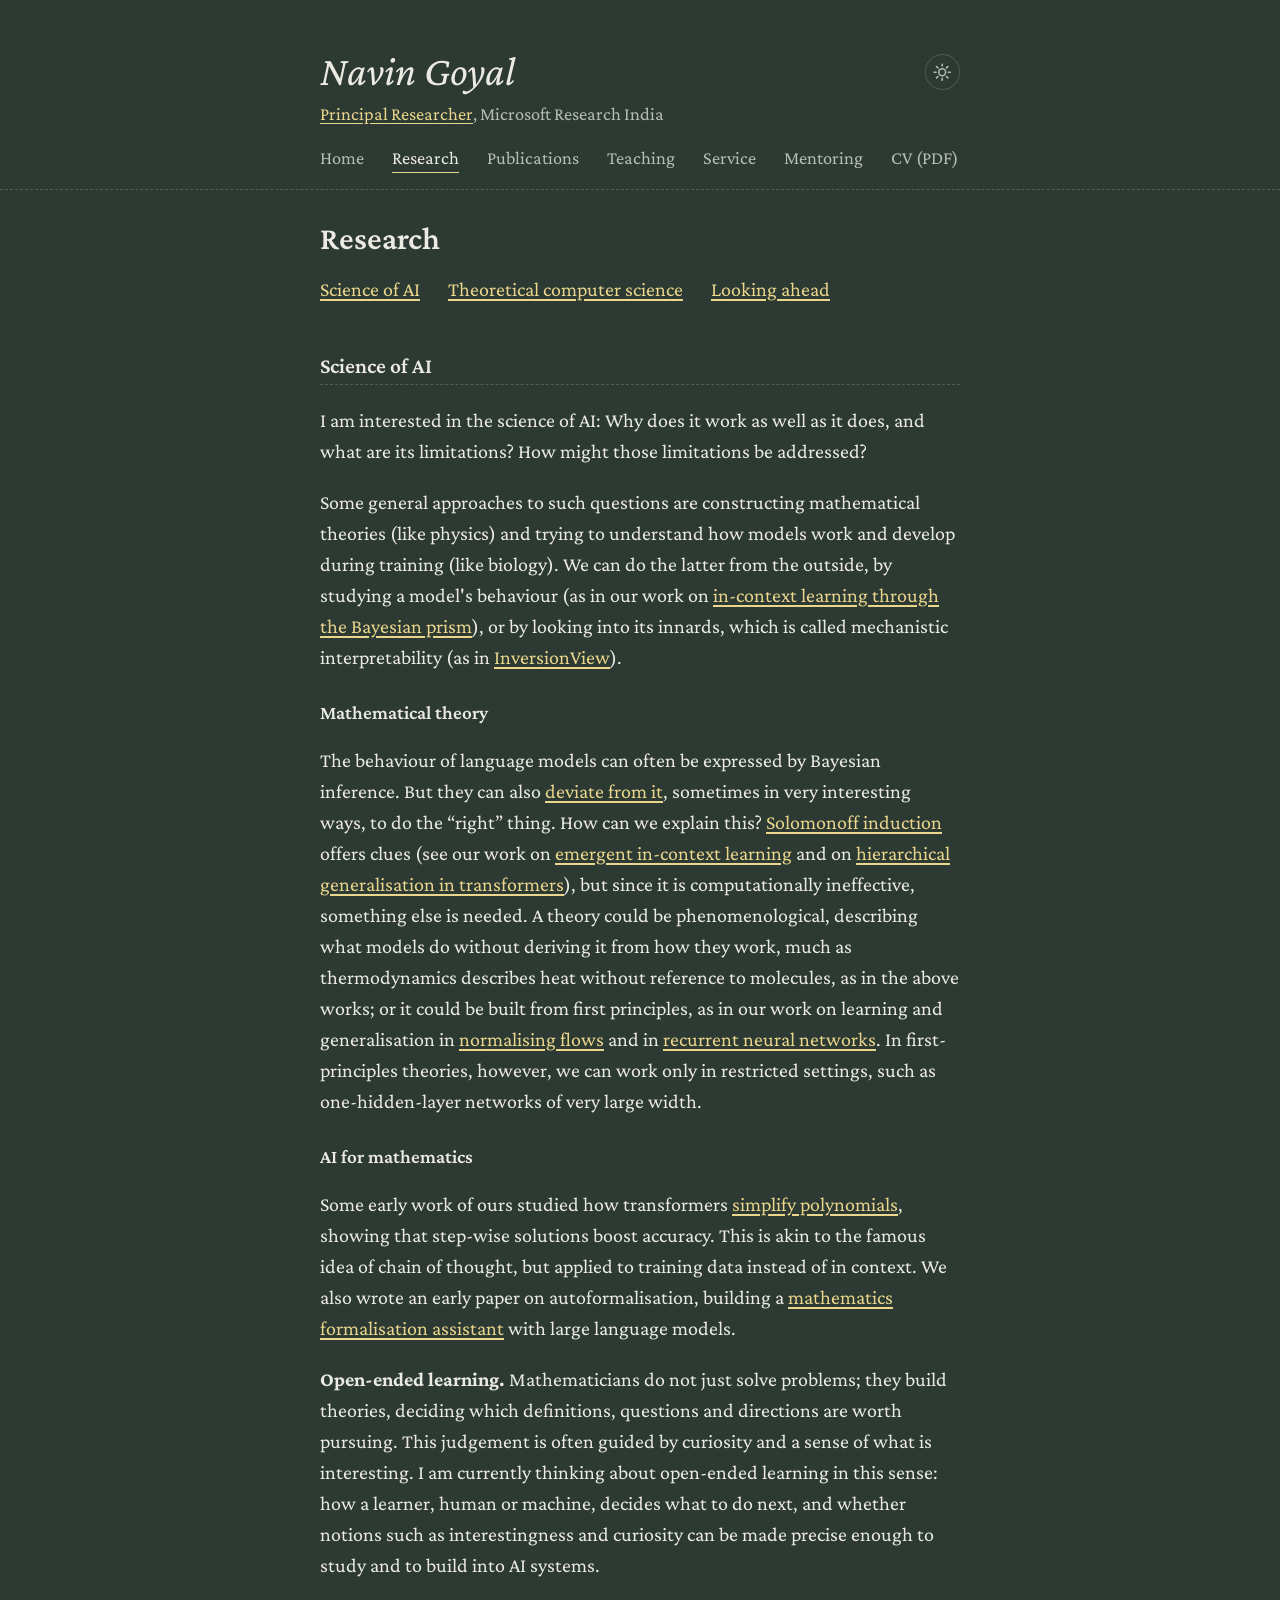
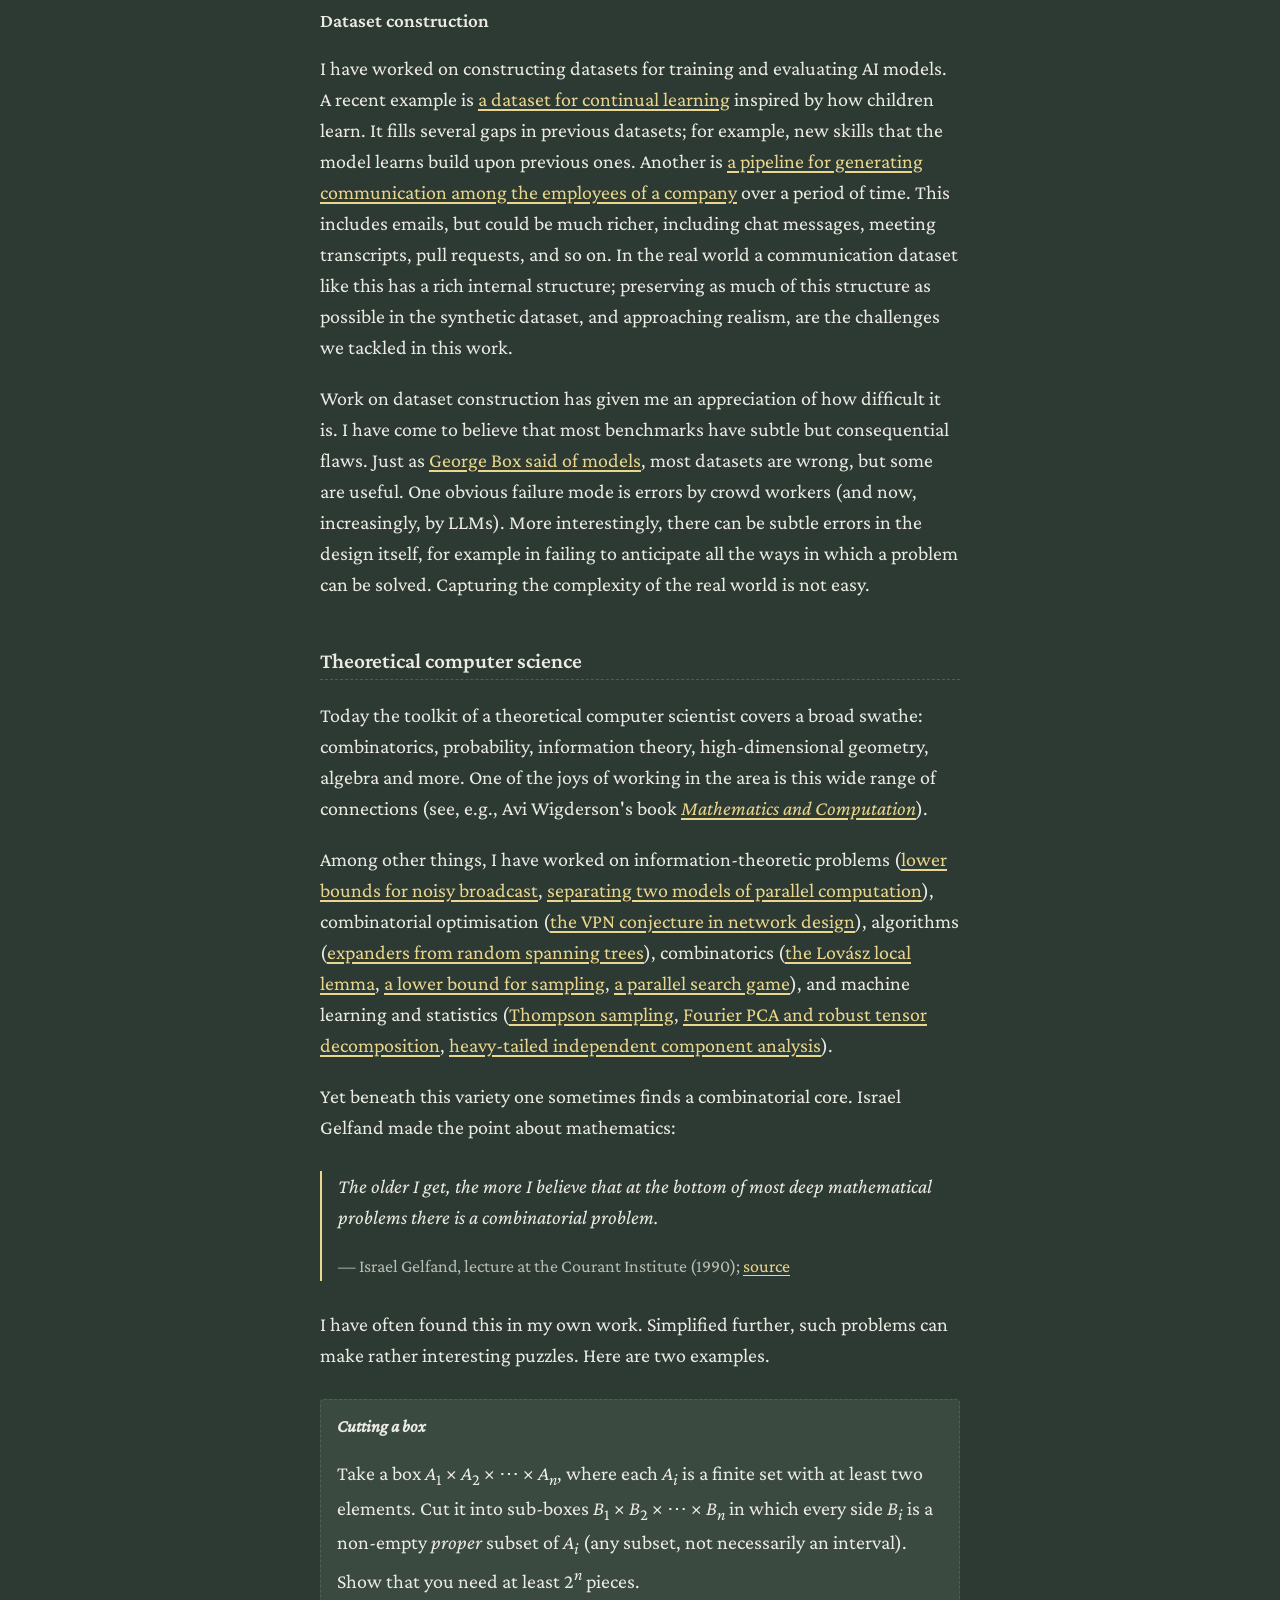
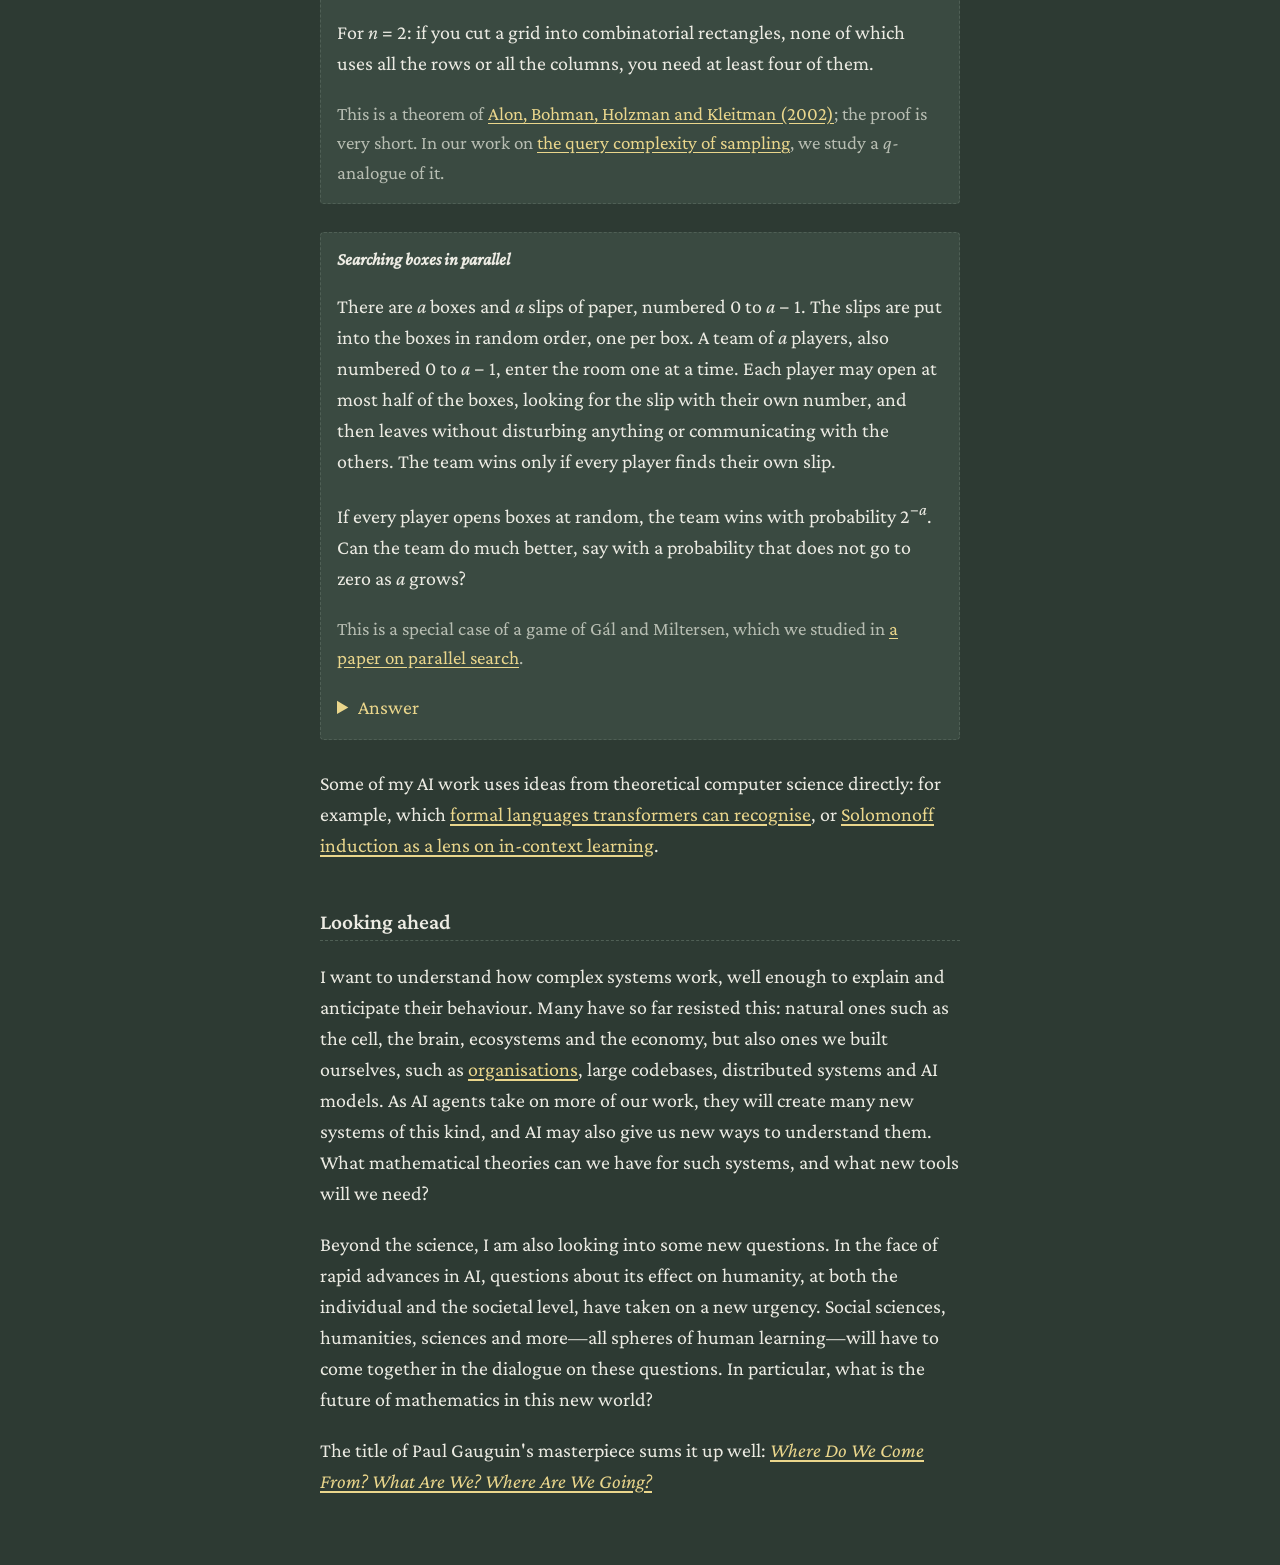
<file: research.html>
<!DOCTYPE html>
<html lang="en">
<head>
  <meta charset="utf-8">
  <meta name="viewport" content="width=device-width, initial-scale=1">
  <title>Research — Navin Goyal</title>
  <meta name="description" content="Navin Goyal's research: the science of AI, theoretical computer science, and looking ahead.">
  <script>try{if(localStorage.getItem("theme")==="light")document.documentElement.dataset.theme="light"}catch(e){}</script>
  <link rel="stylesheet" href="assets/style.css">
</head>
<body>
  <a class="skip-link" href="#main">Skip to content</a>
  <header class="site-header">
    <div class="wrap">
      <button class="theme-toggle icon" type="button" aria-label="Switch to light background" title="Switch to light background"><svg class="sun" viewBox="0 0 24 24" aria-hidden="true" fill="none" stroke="currentColor" stroke-width="2" stroke-linecap="round"><circle cx="12" cy="12" r="4.5"/><path d="M12 1.5v2.5M12 20v2.5M1.5 12H4M20 12h2.5M4.6 4.6l1.8 1.8M17.6 17.6l1.8 1.8M4.6 19.4l1.8-1.8M17.6 6.4l1.8-1.8"/></svg><svg class="moon" viewBox="0 0 24 24" aria-hidden="true" fill="currentColor"><path d="M20.5 14.6A8.5 8.5 0 0 1 9.4 3.5a8.5 8.5 0 1 0 11.1 11.1z"/></svg></button>
      <p class="site-name"><a href="index.html">Navin Goyal</a></p>
      <p class="site-tagline"><a href="https://www.microsoft.com/en-us/research/people/navingo/">Principal Researcher</a>, Microsoft Research India</p>
      <nav class="site-nav" aria-label="Main">
        <ul>
        <li><a href="index.html">Home</a></li>
        <li><a href="research.html" aria-current="page">Research</a></li>
        <li><a href="publications.html">Publications</a></li>
        <li><a href="teaching.html">Teaching</a></li>
        <li><a href="service.html">Service</a></li>
        <li><a href="mentoring.html">Mentoring</a></li>
        <li><a href="navin_goyal_cv.pdf">CV (PDF)</a></li>
        </ul>
      </nav>
    </div>
  </header>
  <main id="main" class="wrap">
    <h1>Research</h1>
    <nav class="pub-toc" aria-label="Sections on this page"><ul><li><a href="#science-of-ai">Science of AI</a></li><li><a href="#theoretical-computer-science">Theoretical computer science</a></li><li><a href="#looking-ahead">Looking ahead</a></li></ul></nav>

    <section class="research-section" aria-labelledby="science-of-ai">
      <h2 id="science-of-ai">Science of AI</h2>
      <p>I am interested in
        the science of AI: Why does it work as well as it does, and what are its limitations? How might those
        limitations be addressed?</p>
      <p>Some general approaches to such questions are constructing mathematical theories (like physics) and
        trying to understand how models work and develop during training (like biology). We can do the latter
        from the outside, by studying a model's behaviour (as in our work on
        <a href="publications.html#panwar24-context">in-context learning through the Bayesian prism</a>), or by
        looking into its innards, which is called mechanistic interpretability (as in
        <a href="publications.html#huang24-inversionview">InversionView</a>).</p>
      <h3>Mathematical theory</h3>
      <p>The behaviour of language models can often be expressed by Bayesian inference. But they can also
        <a href="publications.html#panwar24-context">deviate from it</a>, sometimes in very interesting ways, to
        do the “right” thing. How can we explain this?
        <a href="https://en.wikipedia.org/wiki/Solomonoff%27s_theory_of_inductive_inference">Solomonoff induction</a>
        offers clues (see our work on <a href="publications.html#hahn23-theory">emergent in-context learning</a>
        and on <a href="publications.html#ahuja25-learning">hierarchical generalisation in transformers</a>), but
        since it is computationally ineffective, something else is needed. A theory could be
        phenomenological, describing what models do without deriving it from how they work, much as
        thermodynamics describes heat without reference to molecules, as in the above works; or it could be
        built from first principles, as in our work on learning and generalisation in
        <a href="publications.html#shah22-learning">normalising flows</a> and in
        <a href="publications.html#panigrahi21-learning">recurrent neural networks</a>. In first-principles
        theories, however, we can work only in restricted settings, such as one-hidden-layer networks of very
        large width.</p>
      <h3>AI for mathematics</h3>
      <p>Some early work of ours studied how transformers
        <a href="publications.html#agarwal21-analyzing">simplify polynomials</a>, showing that step-wise
        solutions boost accuracy. This is akin to the famous idea of chain of thought, but applied to training
        data instead of in context. We also wrote an early paper on autoformalisation, building a
        <a href="publications.html#agrawal22-towards">mathematics formalisation assistant</a> with large language
        models.</p>
      <p id="open-ended-learning"><strong>Open-ended learning.</strong> Mathematicians do not just solve problems;
        they build theories, deciding which definitions, questions and directions are worth pursuing. This
        judgement is often guided by curiosity and a sense of what is interesting. I am currently thinking about
        open-ended learning in this sense: how a learner, human or machine, decides what to do next, and whether
        notions such as interestingness and curiosity can be made precise enough to study and to build into AI
        systems.</p>
      <h3>Dataset construction</h3>
      <p>I have worked on constructing datasets for training and evaluating AI models. A recent example is
        <a href="publications.html#kalyan25-curll">a dataset for continual learning</a> inspired by how children
        learn. It fills several gaps in previous datasets; for example, new skills that the model learns build
        upon previous ones. Another is <a href="publications.html#varhade26-winsyn">a pipeline for generating
        communication among the employees of a company</a> over a period of time. This includes emails, but could
        be much richer, including chat messages, meeting transcripts, pull requests, and so on. In the real world
        a communication dataset like this has a rich internal structure; preserving as much of this structure as possible in the
        synthetic dataset, and approaching realism, are the challenges we tackled in this work.</p>
      <p>Work on dataset construction has given me an appreciation of how difficult it is. I have come to believe
        that most benchmarks have subtle but consequential flaws. Just as
        <a href="https://en.wikipedia.org/wiki/All_models_are_wrong">George Box said of models</a>, most datasets
        are wrong, but some are useful. One obvious failure mode is errors by crowd workers (and now, increasingly, by LLMs).
        More interestingly, there can be subtle errors in the design itself, for example in failing to
        anticipate all the ways in which a problem can be solved. Capturing the complexity of the real world is
        not easy.</p>
    </section>

    <section class="research-section" aria-labelledby="theoretical-computer-science">
      <h2 id="theoretical-computer-science">Theoretical computer science</h2>
      <p>Today the toolkit of a theoretical computer scientist covers a broad swathe: combinatorics,
        probability, information theory, high-dimensional geometry, algebra and more. One of the joys of working
        in the area is this wide range of connections (see, e.g., Avi Wigderson's book
        <a href="https://www.math.ias.edu/avi/book"><i>Mathematics and Computation</i></a>).</p>
      <p>Among other things, I have worked on information-theoretic problems
        (<a href="publications.html#goyal08-lower">lower bounds for noisy broadcast</a>,
        <a href="publications.html#goyal03-optimal">separating two models of parallel computation</a>),
        combinatorial optimisation (<a href="publications.html#goyal13-vpn">the VPN conjecture in network
        design</a>), algorithms (<a href="publications.html#frieze14-expanders">expanders from random spanning
        trees</a>), combinatorics (<a href="publications.html#chandrasekaran13-deterministic">the Lovász local
        lemma</a>, <a href="publications.html#goyal15-query">a lower bound for sampling</a>,
        <a href="publications.html#goyal05-parallel">a parallel search game</a>), and machine learning and
        statistics (<a href="publications.html#agrawal17-near">Thompson sampling</a>,
        <a href="publications.html#goyal14-fourier">Fourier PCA and robust tensor decomposition</a>,
        <a href="publications.html#anderson15-heavy">heavy-tailed independent component analysis</a>).</p>
      <p>Yet beneath this variety one sometimes finds a combinatorial core. Israel Gelfand made the point about
        mathematics:</p>
      <blockquote>
        <p>The older I get, the more I believe that at the bottom of most deep mathematical problems there is a
          combinatorial problem.</p>
        <footer>— Israel Gelfand, lecture at the Courant Institute (1990);
          <a href="https://mathshistory.st-andrews.ac.uk/Biographies/Gelfand/quotations/">source</a></footer>
      </blockquote>
      <p>I have often found this in my own work. Simplified further, such problems can make rather
        interesting puzzles. Here are two examples.</p>

      <div class="puzzle">
        <h3>Cutting a box</h3>
        <p>Take a box <i>A</i><sub>1</sub> × <i>A</i><sub>2</sub> × ⋯ × <i>A</i><sub><i>n</i></sub>, where each
          <i>A</i><sub><i>i</i></sub> is a finite set with at least two elements. Cut it into sub-boxes
          <i>B</i><sub>1</sub> × <i>B</i><sub>2</sub> × ⋯ × <i>B</i><sub><i>n</i></sub> in which every side
          <i>B</i><sub><i>i</i></sub> is a non-empty <em>proper</em> subset of <i>A</i><sub><i>i</i></sub> (any
          subset, not necessarily an interval). Show that you need at least 2<sup><i>n</i></sup> pieces.</p>
        <p>For <i>n</i> = 2: if you cut a grid into combinatorial rectangles, none of which uses all the rows
          or all the columns, you need at least four of them.</p>
        <p class="puzzle-source">This is a theorem of <a href="https://web.math.princeton.edu/~nalon/PDFS/abhk1.pdf">Alon, Bohman,
          Holzman and Kleitman (2002)</a>; the proof is very short. In our
          work on <a href="publications.html#goyal15-query">the query complexity of sampling</a>, we study a
          <i>q</i>-analogue of it.</p>
      </div>

      <div class="puzzle">
        <h3>Searching boxes in parallel</h3>
        <p>There are <i>a</i> boxes and <i>a</i> slips of paper, numbered 0 to <i>a</i> − 1. The slips are put
          into the boxes in random order, one per box. A team of <i>a</i> players, also numbered 0 to
          <i>a</i> − 1, enter the room one at a time. Each player may open at most half of the boxes, looking for
          the slip with their own number, and then leaves without disturbing anything or communicating with the
          others. The team wins only if every player finds their own slip.</p>
        <p>If every player opens boxes at random, the team wins with probability 2<sup>−<i>a</i></sup>. Can the
          team do much better, say with a probability that does not go to zero as <i>a</i> grows?</p>
        <p class="puzzle-source">This is a special case of a game of Gál and Miltersen, which we studied in
          <a href="publications.html#goyal05-parallel">a paper on parallel search</a>.</p>
        <details class="answer">
          <summary>Answer</summary>
          <p>Yes. Player <i>i</i> opens box <i>i</i>, then the box whose number is on the slip found there, and
            so on, following the cycle of the permutation that contains <i>i</i>. Everyone succeeds exactly when
            the random permutation has no cycle longer than <i>a</i>/2, which happens with probability about
            1 − ln 2 ≈ 0.31. This strategy is due to S. Skyum. In our paper we show that this kind of correlated
            success persists in the general game, answering a question of Gál and Miltersen in the negative. This
            special case is now widely known as the
            <a href="https://en.wikipedia.org/wiki/100_prisoners_problem">100 prisoners problem</a>.</p>
        </details>
      </div>
      <p>Some of my AI work uses ideas from theoretical computer science directly: for example, which
        <a href="publications.html#bhattamishra20-ability">formal languages transformers can recognise</a>, or
        <a href="publications.html#hahn23-theory">Solomonoff induction as a lens on in-context learning</a>.</p>
    </section>

    <section class="research-section" aria-labelledby="looking-ahead">
      <h2 id="looking-ahead">Looking ahead</h2>
      <p>I want to understand how complex systems work, well enough to explain and anticipate their behaviour.
        Many have so far resisted this: natural ones such as the cell, the brain, ecosystems and the economy, but
        also ones we built ourselves, such as <a href="publications.html#varhade26-winsyn">organisations</a>, large
        codebases, distributed systems and AI models. As AI agents take
        on more of our work, they will create many new systems of this kind, and AI may also give us new ways to
        understand them. What mathematical theories can we have for such systems, and what new tools will we
        need?</p>
      <p>Beyond the science, I am also looking into some new questions. In the face of rapid
        advances in AI, questions about its effect on humanity, at both the individual and the societal level,
        have taken on a new urgency. Social sciences, humanities, sciences and more—all spheres of human
        learning—will have to come together in the dialogue on these questions. In particular, what is the future
        of mathematics in this new world?</p>
      <p>The title of Paul Gauguin's masterpiece sums it up well:
        <a href="https://en.wikipedia.org/wiki/Where_Do_We_Come_From%3F_What_Are_We%3F_Where_Are_We_Going%3F"><i>Where
        Do We Come From? What Are We? Where Are We Going?</i></a></p>
    </section>
  </main>
  <script src="assets/theme.js" defer></script>
</body>
</html>
</file>
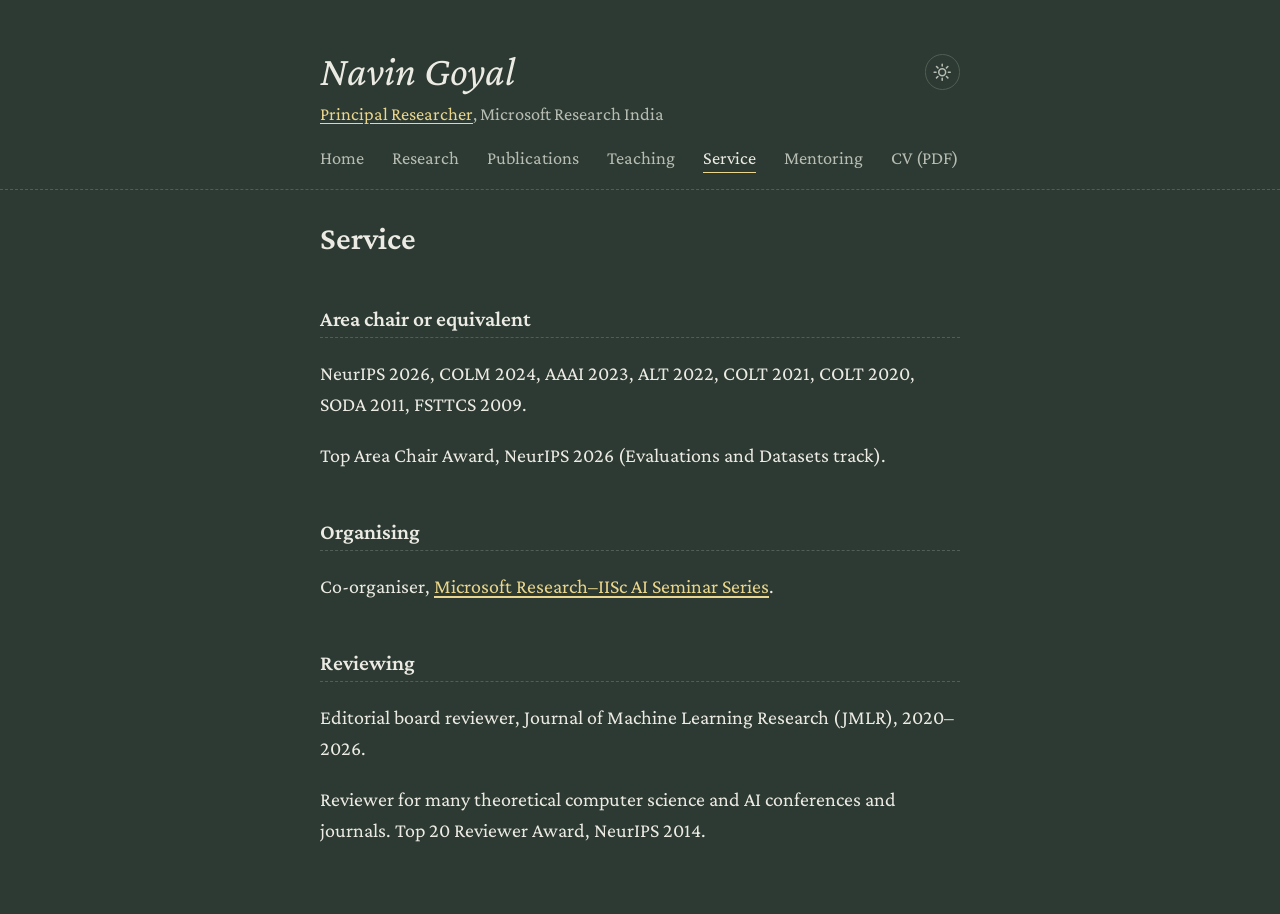
<file: service.html>
<!DOCTYPE html>
<html lang="en">
<head>
  <meta charset="utf-8">
  <meta name="viewport" content="width=device-width, initial-scale=1">
  <title>Service — Navin Goyal</title>
  <meta name="description" content="Professional service by Navin Goyal: area chair roles and reviewing.">
  <script>try{if(localStorage.getItem("theme")==="light")document.documentElement.dataset.theme="light"}catch(e){}</script>
  <link rel="stylesheet" href="assets/style.css">
</head>
<body>
  <a class="skip-link" href="#main">Skip to content</a>
  <header class="site-header">
    <div class="wrap">
      <button class="theme-toggle icon" type="button" aria-label="Switch to light background" title="Switch to light background"><svg class="sun" viewBox="0 0 24 24" aria-hidden="true" fill="none" stroke="currentColor" stroke-width="2" stroke-linecap="round"><circle cx="12" cy="12" r="4.5"/><path d="M12 1.5v2.5M12 20v2.5M1.5 12H4M20 12h2.5M4.6 4.6l1.8 1.8M17.6 17.6l1.8 1.8M4.6 19.4l1.8-1.8M17.6 6.4l1.8-1.8"/></svg><svg class="moon" viewBox="0 0 24 24" aria-hidden="true" fill="currentColor"><path d="M20.5 14.6A8.5 8.5 0 0 1 9.4 3.5a8.5 8.5 0 1 0 11.1 11.1z"/></svg></button>
      <p class="site-name"><a href="index.html">Navin Goyal</a></p>
      <p class="site-tagline"><a href="https://www.microsoft.com/en-us/research/people/navingo/">Principal Researcher</a>, Microsoft Research India</p>
      <nav class="site-nav" aria-label="Main">
        <ul>
        <li><a href="index.html">Home</a></li>
        <li><a href="research.html">Research</a></li>
        <li><a href="publications.html">Publications</a></li>
        <li><a href="teaching.html">Teaching</a></li>
        <li><a href="service.html" aria-current="page">Service</a></li>
        <li><a href="mentoring.html">Mentoring</a></li>
        <li><a href="navin_goyal_cv.pdf">CV (PDF)</a></li>
        </ul>
      </nav>
    </div>
  </header>
  <main id="main" class="wrap">
    <h1>Service</h1>
    <section aria-labelledby="h-ac">
      <h2 id="h-ac">Area chair or equivalent</h2>
      <p>NeurIPS 2026, COLM 2024, AAAI 2023, ALT 2022, COLT 2021, COLT 2020, SODA 2011, FSTTCS 2009.</p>
      <p>Top Area Chair Award, NeurIPS 2026 (Evaluations and Datasets track).</p>
    </section>
    <section aria-labelledby="h-organising">
      <h2 id="h-organising">Organising</h2>
      <p>Co-organiser, <a href="https://www.microsoft.com/en-us/research/event/msriisc/">Microsoft Research–IISc AI
        Seminar Series</a>.</p>
    </section>
    <section aria-labelledby="h-reviewing">
      <h2 id="h-reviewing">Reviewing</h2>
      <p>Editorial board reviewer, Journal of Machine Learning Research (JMLR), 2020–2026.</p>
      <p>Reviewer for many theoretical computer science and AI conferences and journals.
        Top 20 Reviewer Award, NeurIPS 2014.</p>
    </section>
  </main>
  <script src="assets/theme.js" defer></script>
</body>
</html>
</file>
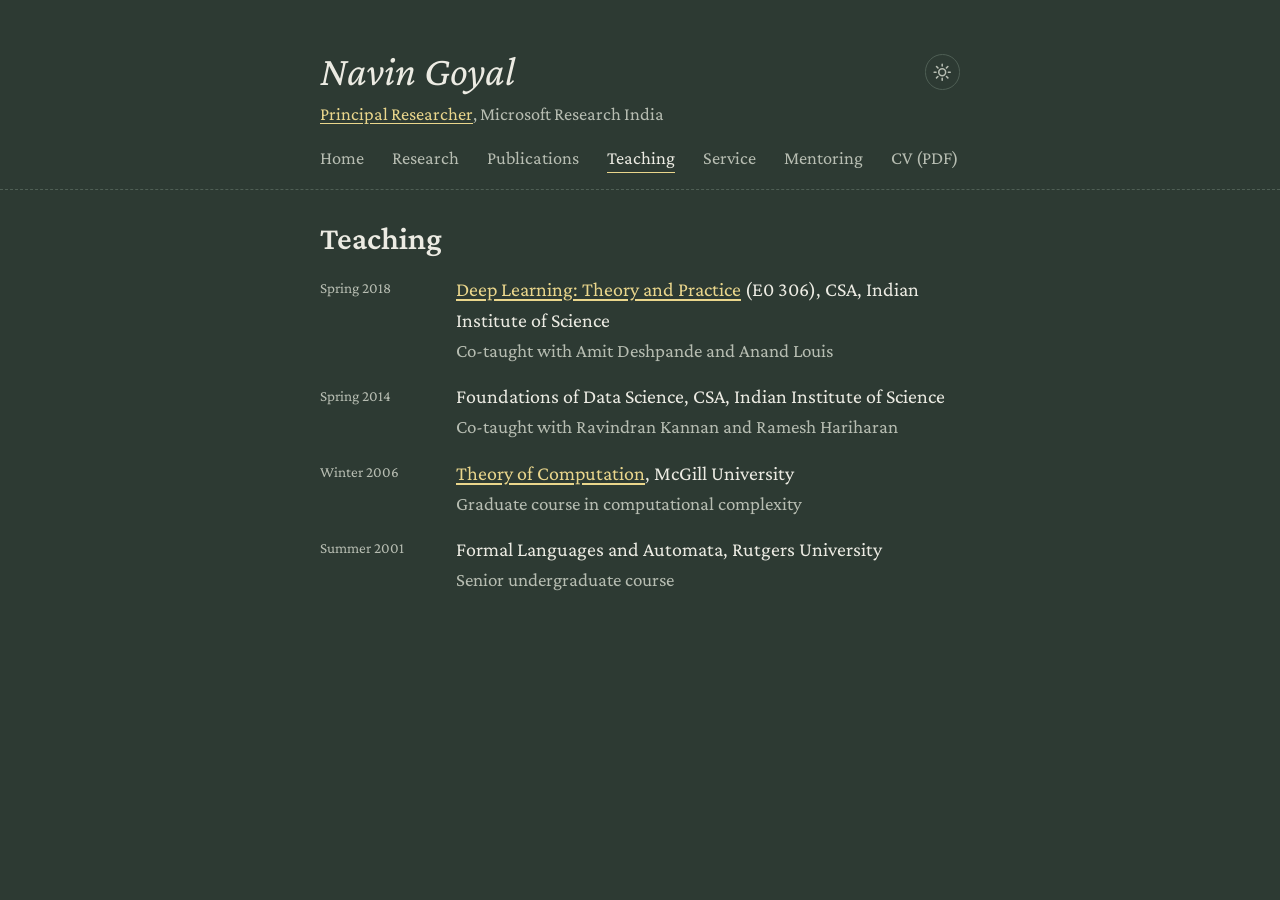
<file: teaching.html>
<!DOCTYPE html>
<html lang="en">
<head>
  <meta charset="utf-8">
  <meta name="viewport" content="width=device-width, initial-scale=1">
  <title>Teaching — Navin Goyal</title>
  <meta name="description" content="Courses taught by Navin Goyal.">
  <script>try{if(localStorage.getItem("theme")==="light")document.documentElement.dataset.theme="light"}catch(e){}</script>
  <link rel="stylesheet" href="assets/style.css">
</head>
<body>
  <a class="skip-link" href="#main">Skip to content</a>
  <header class="site-header">
    <div class="wrap">
      <button class="theme-toggle icon" type="button" aria-label="Switch to light background" title="Switch to light background"><svg class="sun" viewBox="0 0 24 24" aria-hidden="true" fill="none" stroke="currentColor" stroke-width="2" stroke-linecap="round"><circle cx="12" cy="12" r="4.5"/><path d="M12 1.5v2.5M12 20v2.5M1.5 12H4M20 12h2.5M4.6 4.6l1.8 1.8M17.6 17.6l1.8 1.8M4.6 19.4l1.8-1.8M17.6 6.4l1.8-1.8"/></svg><svg class="moon" viewBox="0 0 24 24" aria-hidden="true" fill="currentColor"><path d="M20.5 14.6A8.5 8.5 0 0 1 9.4 3.5a8.5 8.5 0 1 0 11.1 11.1z"/></svg></button>
      <p class="site-name"><a href="index.html">Navin Goyal</a></p>
      <p class="site-tagline"><a href="https://www.microsoft.com/en-us/research/people/navingo/">Principal Researcher</a>, Microsoft Research India</p>
      <nav class="site-nav" aria-label="Main">
        <ul>
        <li><a href="index.html">Home</a></li>
        <li><a href="research.html">Research</a></li>
        <li><a href="publications.html">Publications</a></li>
        <li><a href="teaching.html" aria-current="page">Teaching</a></li>
        <li><a href="service.html">Service</a></li>
        <li><a href="mentoring.html">Mentoring</a></li>
        <li><a href="navin_goyal_cv.pdf">CV (PDF)</a></li>
        </ul>
      </nav>
    </div>
  </header>
  <main id="main" class="wrap">
    <h1>Teaching</h1>
    <ul class="entries">
      <li><span class="when">Spring 2018</span>
        <p class="what"><a href="https://dltnp.github.io/">Deep Learning: Theory and Practice</a> (E0 306), CSA, Indian Institute of Science
          <span class="detail">Co-taught with Amit Deshpande and Anand Louis</span></p></li>
      <li><span class="when">Spring 2014</span>
        <p class="what">Foundations of Data Science, CSA, Indian Institute of Science
          <span class="detail">Co-taught with Ravindran Kannan and Ramesh Hariharan</span></p></li>
      <li><span class="when">Winter 2006</span>
        <p class="what"><a href="https://www.cs.mcgill.ca/~navin/531/531.html">Theory of Computation</a>, McGill University
          <span class="detail">Graduate course in computational complexity</span></p></li>
      <li><span class="when">Summer 2001</span>
        <p class="what">Formal Languages and Automata, Rutgers University
          <span class="detail">Senior undergraduate course</span></p></li>
    </ul>
  </main>
  <script src="assets/theme.js" defer></script>
</body>
</html>
</file>
<file: assets/style.css>
/* Navin Goyal — homepage stylesheet. Design "Blackboard": the slate of a theory talk.
   All visual decisions live here; the HTML only uses semantic elements and a few classes.
   Two colour schemes share every rule: dark (default, chalkboard) and light (html[data-theme="light"]),
   switched by the button in the header (assets/theme.js). Without JavaScript the page stays dark. */

@font-face {
  font-family: "Crimson Pro"; font-style: normal; font-weight: 400 700; font-display: swap;
  src: url("fonts/CrimsonPro-Variable-latin.woff2") format("woff2");
}
@font-face {
  font-family: "Crimson Pro"; font-style: italic; font-weight: 400; font-display: swap;
  src: url("fonts/CrimsonPro-Italic-latin.woff2") format("woff2");
}

:root {
  /* typography */
  --font-body: "Crimson Pro", Georgia, serif;
  --font-heading: var(--font-body);
  --font-size: 1.25rem;
  --line-height: 1.55;

  /* colour: dark (chalkboard) */
  --color-text: #ecebe3;        /* chalk white */
  --color-muted: #b7bdb2;
  --color-bg: #2d3a33;          /* slate green */
  --color-accent: #ead68c;      /* chalk yellow */
  --color-accent-soft: #3a4a41;
  --color-rule: #4f5f55;
  --color-award: #9fd3c7;
  --color-on-accent: #1d2620;

  /* layout */
  --measure: 42rem;
  --space-1: 0.25rem;
  --space-2: 0.5rem;
  --space-3: 1rem;
  --space-4: 1.75rem;
  --space-5: 3rem;
}

/* colour: light (chalk dust) */
:root[data-theme="light"] {
  --color-text: #22302a;
  --color-muted: #56635b;
  --color-bg: #f3f5f1;
  --color-accent: #7f5f0c;      /* chalk yellow darkened to ochre for contrast on light */
  --color-accent-soft: #e6ebe4;
  --color-rule: #c4cec6;
  --color-award: #2c6e61;
  --color-on-accent: #ffffff;
}

*, *::before, *::after { box-sizing: border-box; }

html { -webkit-text-size-adjust: 100%; background: var(--color-bg); }

body {
  margin: 0;
  font-family: var(--font-body);
  font-size: var(--font-size);
  line-height: var(--line-height);
  color: var(--color-text);
  background: var(--color-bg);
}

a { color: var(--color-accent); text-underline-offset: 0.15em; }
a:hover { text-decoration-thickness: 2px; }
:focus-visible { outline: 3px solid var(--color-accent); outline-offset: 2px; border-radius: 2px; }

.skip-link {
  position: absolute; left: var(--space-3); top: -3rem;
  background: var(--color-accent); color: var(--color-on-accent); padding: var(--space-2) var(--space-3);
  z-index: 10;
}
.skip-link:focus { top: var(--space-3); }

.wrap { max-width: var(--measure); margin: 0 auto; padding: 0 var(--space-3); }

/* ---------- header & nav ---------- */
.site-header { border-bottom: 1px dashed var(--color-rule); padding: var(--space-5) 0 var(--space-3); }
.site-header .wrap { position: relative; }
.site-name { margin: 0; font-size: 2.6rem; font-weight: 400; font-style: italic; line-height: 1.15; }
.site-name a { color: inherit; text-decoration: none; }
.site-tagline { margin: var(--space-1) 0 0; color: var(--color-muted); font-size: 1.15rem; }

.site-nav ul {
  list-style: none; margin: var(--space-3) 0 0; padding: 0;
  display: flex; flex-wrap: wrap; gap: var(--space-2) var(--space-4);
  font-size: 1.15rem;
}
.site-nav a { text-decoration: none; color: var(--color-muted); padding: var(--space-1) 0; }
.site-nav a:hover { color: var(--color-text); }
.site-nav a[aria-current="page"] { color: var(--color-text); border-bottom: 1px solid var(--color-accent); }

.theme-toggle {
  position: absolute; top: 0.4rem; right: var(--space-3);
  font: inherit; font-size: 0.95rem; cursor: pointer;
  color: var(--color-muted); background: transparent;
  border: 1px solid var(--color-rule); border-radius: 999px; padding: 0.15rem 0.8rem;
}
.theme-toggle:hover { color: var(--color-text); border-color: var(--color-muted); }
.theme-toggle.icon { width: 2.2rem; height: 2.2rem; padding: 0; display: grid; place-items: center; }
.theme-toggle.icon svg { width: 1.15rem; height: 1.15rem; }
.theme-toggle.icon .moon { display: none; }
:root[data-theme="light"] .theme-toggle.icon .sun { display: none; }
:root[data-theme="light"] .theme-toggle.icon .moon { display: block; }

/* ---------- main content ---------- */
main.wrap { padding-top: var(--space-4); padding-bottom: var(--space-5); }

h1, h2, h3, h4 { line-height: 1.25; color: var(--color-text); font-weight: 600; }
h1 { font-size: 2rem; margin: 0 0 var(--space-3); }
h2 {
  font-size: 1.35rem; margin: var(--space-5) 0 var(--space-3); padding-bottom: var(--space-1);
  border-bottom: 1px dashed var(--color-rule);
}
main > :first-child, main > section:first-child > h2:first-child { margin-top: 0; }

.lede { font-size: 1.05em; }
.muted { color: var(--color-muted); }

.profile-links {
  list-style: none; padding: 0; margin: var(--space-3) 0 0;
  display: flex; flex-wrap: wrap; gap: var(--space-2) var(--space-4);
}

/* a sample of my work (home) */
.paper-list { padding-left: 1.2rem; margin: var(--space-2) 0 0; }
.paper-list li { margin-bottom: var(--space-2); }

/* dated entries (teaching) */
.entries { list-style: none; padding: 0; margin: 0; }
.entries li { display: grid; grid-template-columns: 7.5rem 1fr; gap: var(--space-3); margin-bottom: var(--space-3); }
.entries .when { color: var(--color-muted); font-size: 0.95rem; padding-top: 0.15em; }
.entries .what { margin: 0; }
.entries .detail { display: block; color: var(--color-muted); font-size: 0.95em; }

/* ---------- research page ---------- */

blockquote { margin: var(--space-4) 0; padding-left: var(--space-3); border-left: 2px solid var(--color-accent); font-style: italic; }
blockquote footer { font-style: normal; color: var(--color-muted); font-size: 0.9em; }

.puzzle {
  margin: var(--space-4) 0; padding: var(--space-3) var(--space-3) var(--space-3);
  border: 1px dashed var(--color-rule); border-radius: 4px; background: var(--color-accent-soft);
}
.puzzle h3 { margin: 0 0 var(--space-2); font-size: 1.1rem; font-style: italic; }
.research-section > h3 { font-size: 1.2rem; margin: var(--space-4) 0 var(--space-2); }
.puzzle p:last-child { margin-bottom: 0; }
.puzzle-source { color: var(--color-muted); font-size: 0.95em; }
details.answer > summary { cursor: pointer; color: var(--color-accent); }

/* ---------- publications ---------- */
.pub-toc ul { list-style: none; padding: 0; margin: var(--space-3) 0 0; display: flex; flex-wrap: wrap; gap: var(--space-2) var(--space-4); }
.pubs { list-style: none; padding: 0; margin: 0; }
.pub { margin-bottom: var(--space-3); }
.pub > span { margin-right: 0.15em; }
.pub-title { font-weight: 600; }
.pub-note, .pub-xref { color: var(--color-muted); font-size: 0.95em; }
.pub-award { display: block; color: var(--color-award); font-size: 0.95em; }
.pub-award::before { content: "★ "; }
.pub-links { display: block; margin-top: 0.1em; font-size: 0.8rem; }
.pub-links a {
  display: inline-block; margin-right: var(--space-2); padding: 0 0.45em;
  border: 1px solid var(--color-rule); border-radius: 2px; text-decoration: none;
}
.pub-links a:hover { background: var(--color-accent-soft); }
:target { background: var(--color-accent-soft); }

/* ---------- mentoring ---------- */
.people {
  list-style: none; padding: 0; margin: 0;
  columns: 2 16rem; column-gap: var(--space-4);
}
.people li { break-inside: avoid; margin-bottom: var(--space-1); }
.person-note { color: var(--color-muted); }
.heading-note { color: var(--color-muted); font-weight: 400; font-size: 0.8em; }

/* ---------- small screens ---------- */
@media (max-width: 34rem) {
  :root { --font-size: 1.125rem; }
  .site-header { padding-top: var(--space-4); }
  .site-name { font-size: 2.1rem; }
  .theme-toggle { position: static; margin-bottom: var(--space-3); }
  .entries li { grid-template-columns: 1fr; gap: 0; }
}

/* ---------- print: always light ---------- */
@media print {
  :root {
    --color-text: #000; --color-muted: #444; --color-bg: #fff; --color-accent: #000;
    --color-accent-soft: #fff; --color-rule: #999; --color-award: #000;
  }
  .site-nav, .skip-link, .pub-links, .theme-toggle { display: none; }
}
</file>
